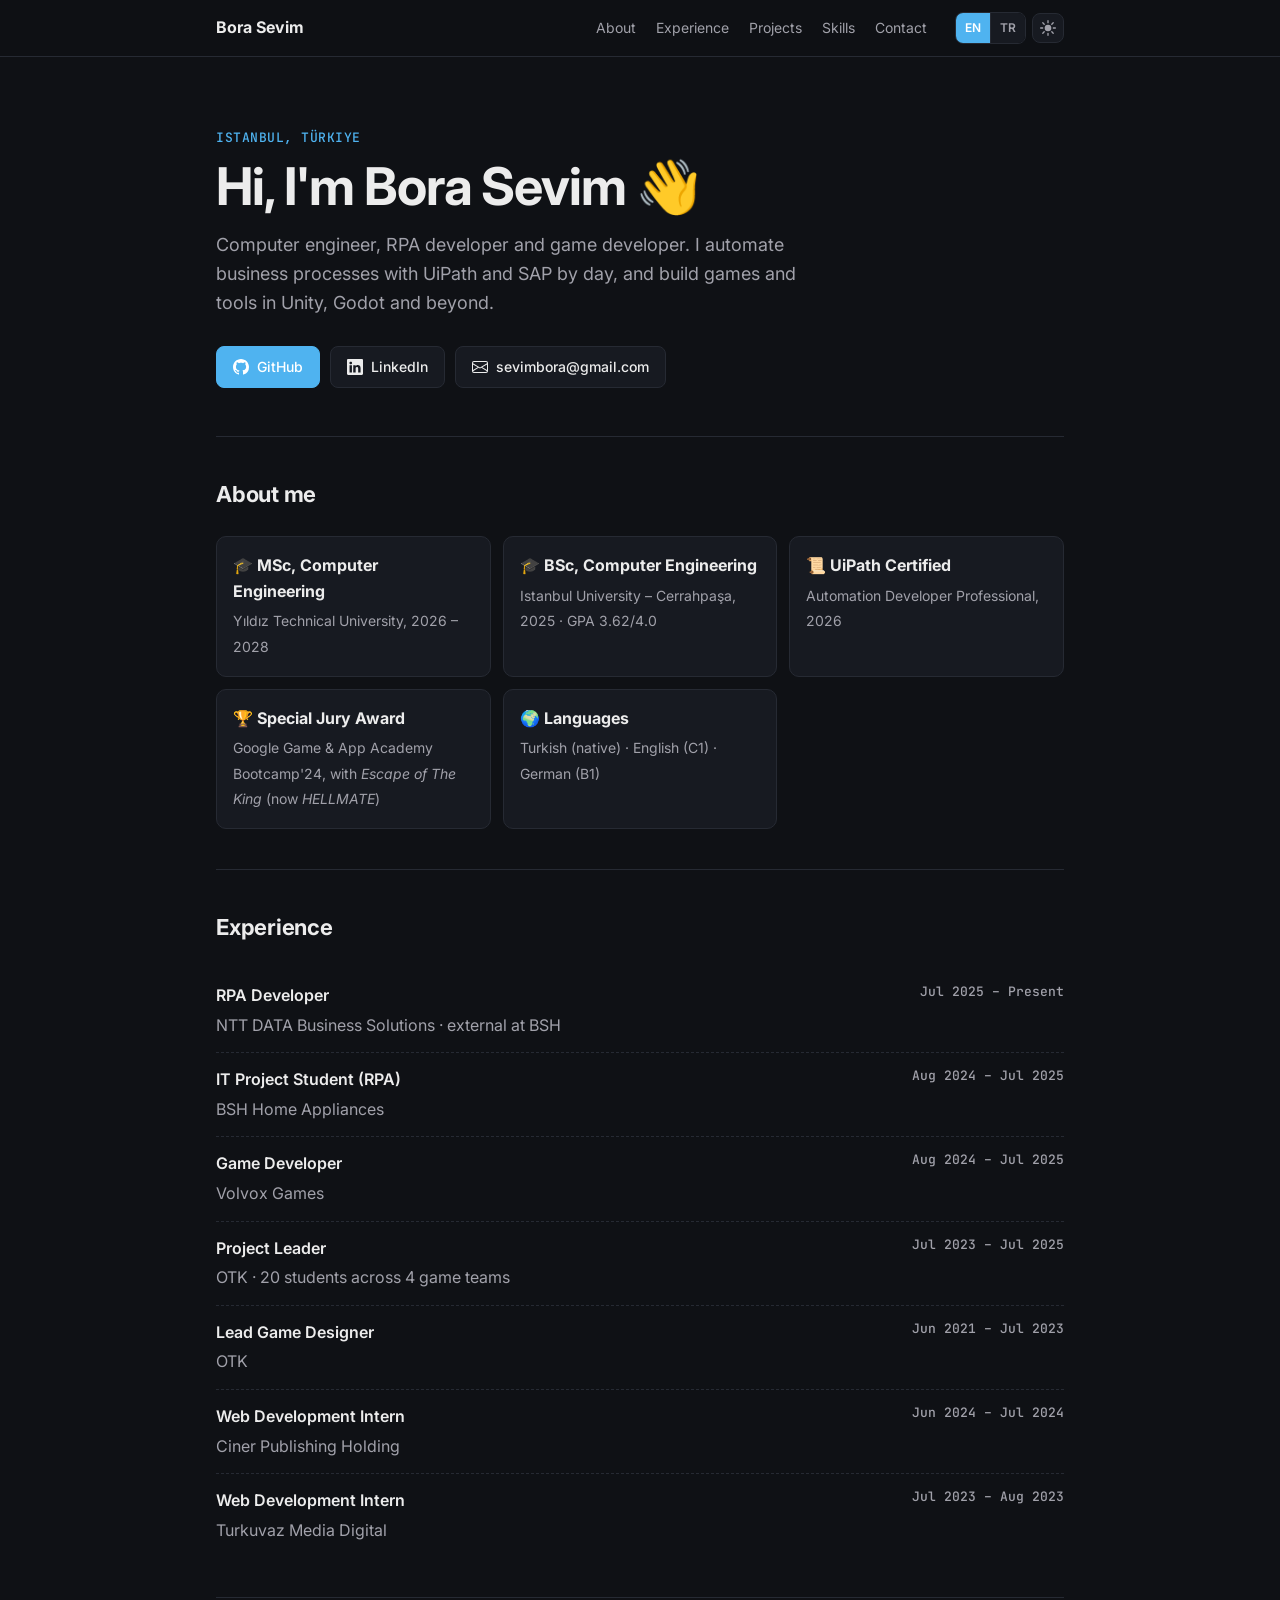
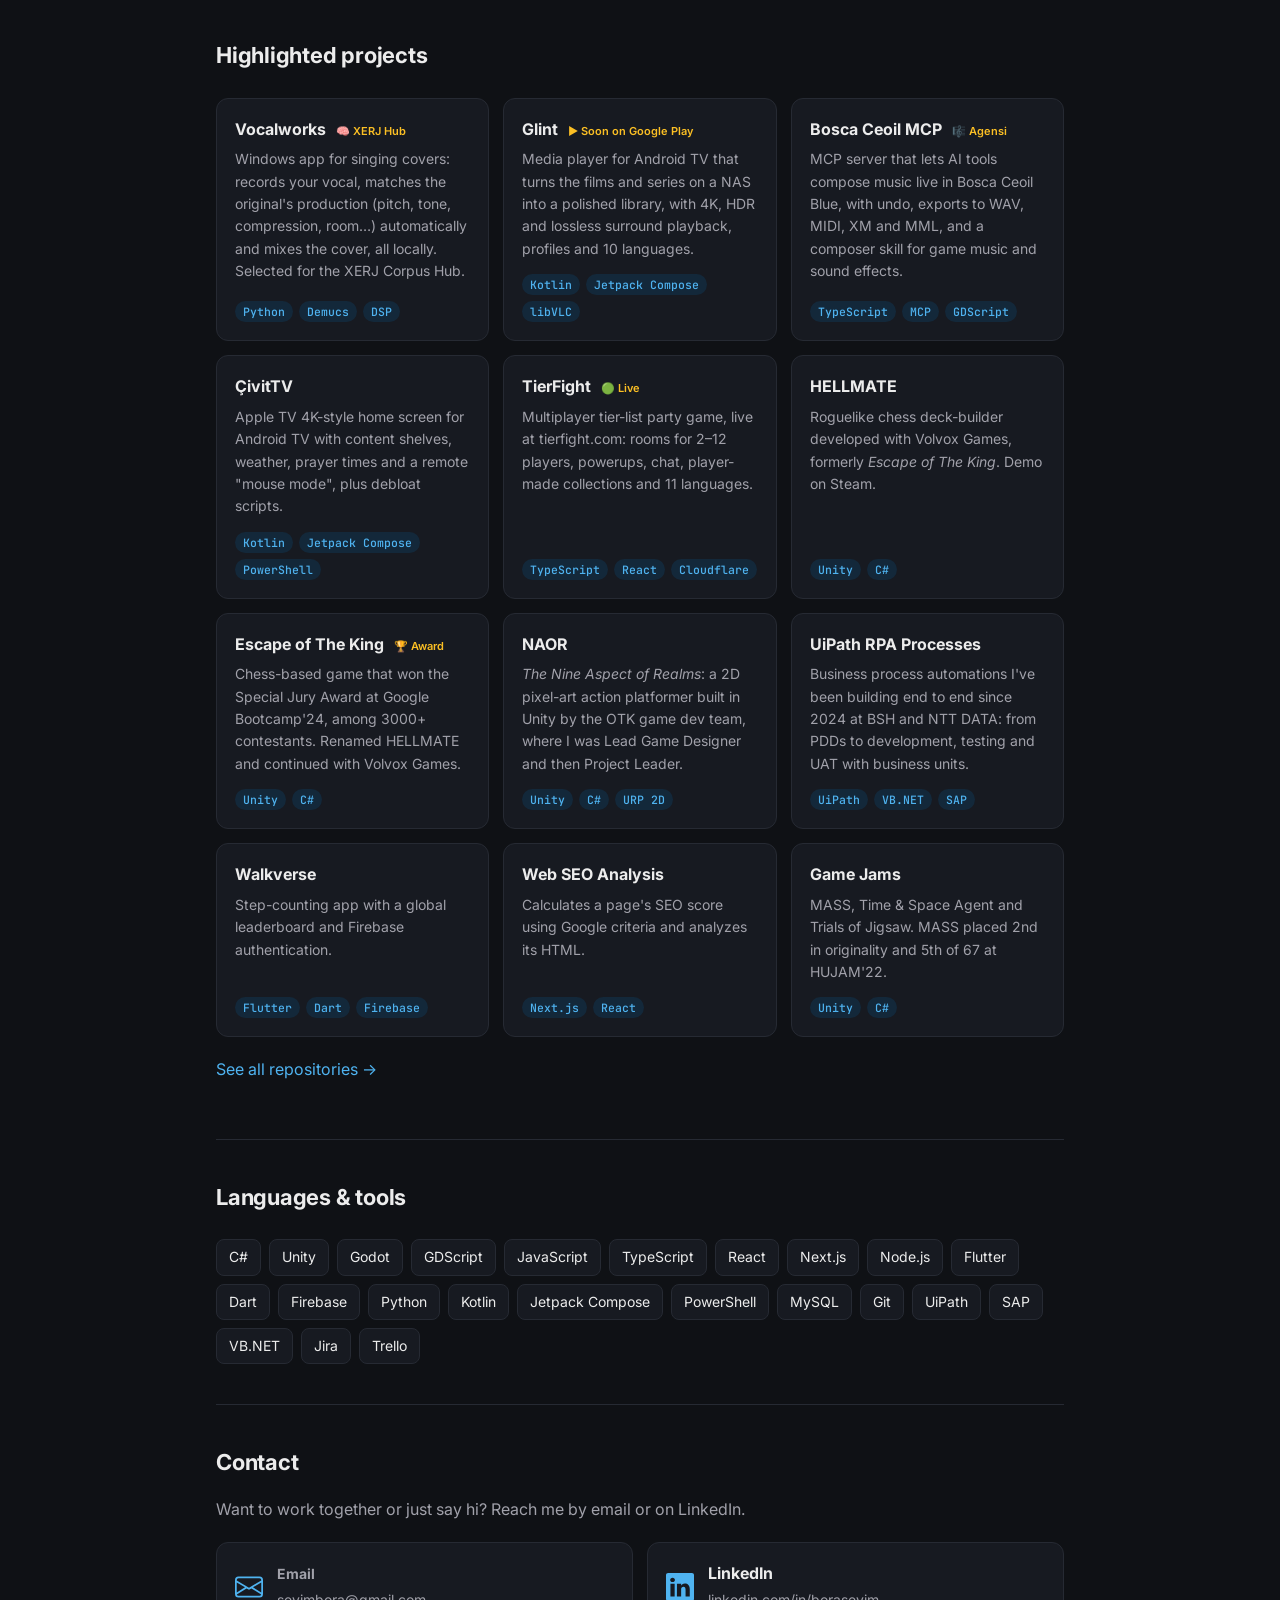
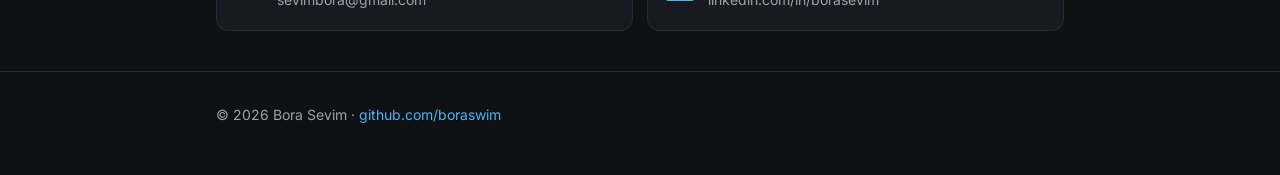
<file: index.html>
<!doctype html>
<html lang="en">
<head>
  <meta charset="utf-8" />
  <meta name="viewport" content="width=device-width, initial-scale=1" />
  <title>Bora Sevim</title>
  <meta name="description" content="Bora Sevim: computer engineer, RPA developer and game developer based in Istanbul." />
  <meta property="og:type" content="website" />
  <meta property="og:url" content="https://boraswim.github.io/" />
  <meta property="og:title" content="Bora Sevim: RPA Developer &amp; Game Developer" />
  <meta property="og:description" content="UiPath-certified RPA developer at NTT DATA, MSc student at YTU, and game developer. Projects, experience and contact." />
  <meta property="og:image" content="https://boraswim.github.io/preview.png" />
  <meta property="og:image:width" content="1200" />
  <meta property="og:image:height" content="627" />
  <meta name="twitter:card" content="summary_large_image" />
  <link rel="preconnect" href="https://fonts.googleapis.com" />
  <link rel="preconnect" href="https://fonts.gstatic.com" crossorigin />
  <link href="https://fonts.googleapis.com/css2?family=Inter:wght@400;500;600;700&family=JetBrains+Mono:wght@500&display=swap" rel="stylesheet" />
  <link rel="stylesheet" href="/site.css" />
  <script src="/site.js"></script>
  <style>
    /* Theme colours come from site.css. */
    * { box-sizing: border-box; }
    html { scroll-behavior: smooth; }
    body {
      margin: 0;
      background: var(--bg);
      color: var(--text);
      font: 16px/1.6 Inter, system-ui, sans-serif;
    }
    a { color: var(--accent); text-decoration: none; }
    a:hover { text-decoration: underline; }
    .wrap { max-width: 880px; margin: 0 auto; padding: 0 16px; }

    nav {
      position: sticky; top: 0; z-index: 10;
      background: color-mix(in srgb, var(--bg) 85%, transparent);
      backdrop-filter: blur(8px);
      border-bottom: 1px solid var(--border);
    }
    nav .wrap { display: flex; gap: 20px; align-items: center; height: 56px; }
    nav .brand { font-weight: 700; color: var(--text); white-space: nowrap; }
    .navlinks { display: flex; gap: 20px; flex: 1; min-width: 0; justify-content: flex-end; overflow-x: auto; scrollbar-width: none; }
    .navlinks::-webkit-scrollbar { display: none; }
    nav a:not(.brand) { color: var(--muted); font-size: 14px; white-space: nowrap; }

    header { padding: 72px 0 48px; }
    .eyebrow { font: 500 13px "JetBrains Mono", monospace; color: var(--accent); letter-spacing: .04em; }
    h1 { font-size: clamp(36px, 6vw, 52px); line-height: 1.1; margin: 12px 0 16px; letter-spacing: -.02em; }
    .lead { font-size: 18px; color: var(--muted); max-width: 620px; margin: 0 0 28px; }
    .links { display: flex; flex-wrap: wrap; gap: 10px; }
    .btn {
      display: inline-flex; align-items: center; gap: 8px;
      padding: 9px 16px; border-radius: 8px; font-weight: 500; font-size: 14px;
      border: 1px solid var(--border); background: var(--surface); color: var(--text);
    }
    .btn:hover { text-decoration: none; border-color: var(--accent); }
    .btn.primary { background: var(--accent); border-color: var(--accent); color: #fff; }
    .btn svg { width: 16px; height: 16px; fill: currentColor; }

    section { padding: 40px 0; border-top: 1px solid var(--border); }
    h2 { font-size: 22px; margin: 0 0 24px; letter-spacing: -.01em; }

    .facts { display: grid; grid-template-columns: repeat(auto-fit, minmax(240px, 1fr)); gap: 12px; }
    .fact { background: var(--surface); border: 1px solid var(--border); border-radius: 10px; padding: 16px; }
    .fact b { display: block; margin-bottom: 4px; }
    .fact span { color: var(--muted); font-size: 14px; }

    .timeline { list-style: none; margin: 0; padding: 0; }
    .timeline li {
      display: grid; grid-template-columns: 1fr auto; gap: 4px 16px;
      padding: 14px 0; border-bottom: 1px dashed var(--border);
    }
    .timeline li:last-child { border-bottom: 0; }
    .timeline .role { font-weight: 600; }
    .timeline .org { color: var(--muted); grid-column: 1; }
    .timeline .when { font: 500 13px "JetBrains Mono", monospace; color: var(--muted); grid-row: 1; grid-column: 2; white-space: nowrap; }

    .projects { display: grid; grid-template-columns: repeat(auto-fill, minmax(260px, 1fr)); gap: 14px; }
    .card {
      display: flex; flex-direction: column;
      background: var(--surface); border: 1px solid var(--border); border-radius: 12px; padding: 18px;
      transition: border-color .15s, transform .15s;
    }
    a.card { color: inherit; }
    a.card:hover { text-decoration: none; border-color: var(--accent); transform: translateY(-2px); }
    .card h3 { margin: 0 0 6px; font-size: 16px; }
    .card p { margin: 0 0 14px; color: var(--muted); font-size: 14px; flex: 1; }
    .tags { display: flex; flex-wrap: wrap; gap: 6px; }
    .tag { font: 500 11.5px "JetBrains Mono", monospace; background: var(--accent-soft); color: var(--accent); padding: 3px 8px; border-radius: 999px; }
    .badge { font-size: 11px; font-weight: 600; color: #fbbf24; margin-left: 6px; }
    :root[data-theme="light"] .badge { color: #b45309; }

    .skills { display: flex; flex-wrap: wrap; gap: 8px; }
    .skill { border: 1px solid var(--border); background: var(--surface); padding: 6px 12px; border-radius: 8px; font-size: 14px; }

    .contact-lead { color: var(--muted); margin: -8px 0 20px; }
    .contact { display: grid; grid-template-columns: repeat(auto-fit, minmax(240px, 1fr)); gap: 14px; }
    .contact-card { flex-direction: row; align-items: center; gap: 14px; }
    .contact-card svg { width: 28px; height: 28px; fill: var(--accent); flex: none; }
    .contact-card b { display: block; }
    .contact-card span { color: var(--muted); font-size: 14px; overflow-wrap: anywhere; }

    footer { padding: 32px 0 48px; color: var(--muted); font-size: 14px; border-top: 1px solid var(--border); }

    @media (max-width: 560px) {
      nav .wrap, .navlinks { gap: 12px; }
      nav a:not(.brand) { font-size: 13px; }
    }
    @media (max-width: 440px) {
      nav .brand { display: none; }
      .navlinks { justify-content: flex-start; }
      header { padding: 48px 0 32px; }
      .timeline li { grid-template-columns: 1fr; }
      .timeline .when { grid-row: auto; grid-column: 1; }
    }
  </style>
</head>
<body>
  <nav>
    <div class="wrap">
      <a class="brand" href="#">Bora Sevim</a>
      <div class="navlinks">
        <a href="#about"><span lang="en">About</span><span lang="tr">Hakkımda</span></a>
        <a href="#experience"><span lang="en">Experience</span><span lang="tr">Deneyim</span></a>
        <a href="#projects"><span lang="en">Projects</span><span lang="tr">Projeler</span></a>
        <a href="#skills"><span lang="en">Skills</span><span lang="tr">Yetenekler</span></a>
        <a href="#contact"><span lang="en">Contact</span><span lang="tr">İletişim</span></a>
      </div>
    </div>
  </nav>

  <main class="wrap">
    <header>
      <div class="eyebrow"><span lang="en">ISTANBUL, TÜRKIYE</span><span lang="tr">İSTANBUL, TÜRKİYE</span></div>
      <h1><span lang="en">Hi, I'm Bora Sevim 👋</span><span lang="tr">Merhaba, ben Bora Sevim 👋</span></h1>
      <p class="lead" lang="en">Computer engineer, RPA developer and game developer. I automate business processes with UiPath and SAP by day, and build games and tools in Unity, Godot and beyond.</p>
      <p class="lead" lang="tr">Bilgisayar mühendisi, RPA geliştiricisi ve oyun geliştiricisiyim. Gündüzleri UiPath ve SAP ile iş süreçlerini otomatikleştiriyor, geri kalan zamanımda Unity, Godot ve daha fazlasıyla oyunlar ve araçlar geliştiriyorum.</p>
      <div class="links">
        <a class="btn primary" href="https://github.com/boraswim">
          <svg viewBox="0 0 16 16" aria-hidden="true"><path d="M8 0C3.58 0 0 3.58 0 8c0 3.54 2.29 6.53 5.47 7.59.4.07.55-.17.55-.38 0-.19-.01-.82-.01-1.49-2.01.37-2.53-.49-2.69-.94-.09-.23-.48-.94-.82-1.13-.28-.15-.68-.52-.01-.53.63-.01 1.08.58 1.23.82.72 1.21 1.87.87 2.33.66.07-.52.28-.87.51-1.07-1.78-.2-3.64-.89-3.64-3.95 0-.87.31-1.59.82-2.15-.08-.2-.36-1.02.08-2.12 0 0 .67-.21 2.2.82.64-.18 1.32-.27 2-.27.68 0 1.36.09 2 .27 1.53-1.04 2.2-.82 2.2-.82.44 1.1.16 1.92.08 2.12.51.56.82 1.27.82 2.15 0 3.07-1.87 3.75-3.65 3.95.29.25.54.73.54 1.48 0 1.07-.01 1.93-.01 2.2 0 .21.15.46.55.38A8.013 8.013 0 0016 8c0-4.42-3.58-8-8-8z"/></svg>
          GitHub
        </a>
        <a class="btn" href="https://www.linkedin.com/in/borasevim/">
          <svg viewBox="0 0 16 16" aria-hidden="true"><path d="M0 1.15C0 .51.53 0 1.18 0h13.64C15.47 0 16 .51 16 1.15v13.7c0 .64-.53 1.15-1.18 1.15H1.18C.53 16 0 15.49 0 14.85V1.15zm4.94 12.24V6.17H2.54v7.22h2.4zM3.74 5.18c.84 0 1.36-.55 1.36-1.25-.02-.71-.52-1.25-1.34-1.25-.82 0-1.36.54-1.36 1.25 0 .7.52 1.25 1.33 1.25h.01zm4.91 8.21V9.36c0-.22.02-.43.08-.59.17-.43.57-.88 1.23-.88.87 0 1.22.66 1.22 1.63v3.87h2.4V9.25c0-2.22-1.18-3.25-2.76-3.25-1.27 0-1.84.7-2.16 1.19v.03h-.02l.02-.03V6.17h-2.4c.03.68 0 7.22 0 7.22h2.4z"/></svg>
          LinkedIn
        </a>
        <a class="btn" href="mailto:sevimbora@gmail.com">
          <svg viewBox="0 0 16 16" aria-hidden="true"><path d="M0 4a2 2 0 012-2h12a2 2 0 012 2v8a2 2 0 01-2 2H2a2 2 0 01-2-2V4zm2-1a1 1 0 00-1 1v.22l7 4.2 7-4.2V4a1 1 0 00-1-1H2zm13 2.38l-4.71 2.83L15 11.1V5.38zm-.03 6.87L9.4 8.79 8 9.62l-1.4-.83-5.57 3.46A1 1 0 002 13h12a1 1 0 00.97-.75zM1 11.1l4.71-2.89L1 5.38v5.72z"/></svg>
          sevimbora@gmail.com
        </a>
      </div>
    </header>

    <section id="about">
      <h2><span lang="en">About me</span><span lang="tr">Hakkımda</span></h2>
      <div class="facts">
        <div class="fact" lang="en"><b>🎓 MSc, Computer Engineering</b><span>Yıldız Technical University, 2026 – 2028</span></div>
        <div class="fact" lang="tr"><b>🎓 Bilgisayar Mühendisliği Yüksek Lisans</b><span>Yıldız Teknik Üniversitesi, 2026 – 2028</span></div>
        <div class="fact" lang="en"><b>🎓 BSc, Computer Engineering</b><span>Istanbul University – Cerrahpaşa, 2025 · GPA 3.62/4.0</span></div>
        <div class="fact" lang="tr"><b>🎓 Bilgisayar Mühendisliği Lisans</b><span>İstanbul Üniversitesi – Cerrahpaşa, 2025 · Ortalama 3.62/4.0</span></div>
        <div class="fact" lang="en"><b>📜 UiPath Certified</b><span>Automation Developer Professional, 2026</span></div>
        <div class="fact" lang="tr"><b>📜 UiPath Sertifikası</b><span>Automation Developer Professional, 2026</span></div>
        <div class="fact" lang="en"><b>🏆 Special Jury Award</b><span>Google Game &amp; App Academy Bootcamp'24, with <i>Escape of The King</i> (now <i>HELLMATE</i>)</span></div>
        <div class="fact" lang="tr"><b>🏆 Jüri Özel Ödülü</b><span>Google Oyun ve Uygulama Akademisi Bootcamp'24, <i>Escape of The King</i> ile (şimdiki adı <i>HELLMATE</i>)</span></div>
        <div class="fact" lang="en"><b>🌍 Languages</b><span>Turkish (native) · English (C1) · German (B1)</span></div>
        <div class="fact" lang="tr"><b>🌍 Diller</b><span>Türkçe (ana dil) · İngilizce (C1) · Almanca (B1)</span></div>
      </div>
    </section>

    <section id="experience">
      <h2><span lang="en">Experience</span><span lang="tr">Deneyim</span></h2>
      <ul class="timeline">
        <li><span class="role">RPA Developer</span><span class="org"><span lang="en">NTT DATA Business Solutions · external at BSH</span><span lang="tr">NTT DATA Business Solutions · BSH'de dış kaynak</span></span><span class="when"><span lang="en">Jul 2025 – Present</span><span lang="tr">Tem 2025 – Günümüz</span></span></li>
        <li><span class="role">IT Project Student (RPA)</span><span class="org">BSH Home Appliances</span><span class="when"><span lang="en">Aug 2024 – Jul 2025</span><span lang="tr">Ağu 2024 – Tem 2025</span></span></li>
        <li><span class="role">Game Developer</span><span class="org">Volvox Games</span><span class="when"><span lang="en">Aug 2024 – Jul 2025</span><span lang="tr">Ağu 2024 – Tem 2025</span></span></li>
        <li><span class="role">Project Leader</span><span class="org"><span lang="en">OTK · 20 students across 4 game teams</span><span lang="tr">OTK · 4 oyun takımında 20 öğrenci</span></span><span class="when"><span lang="en">Jul 2023 – Jul 2025</span><span lang="tr">Tem 2023 – Tem 2025</span></span></li>
        <li><span class="role">Lead Game Designer</span><span class="org">OTK</span><span class="when"><span lang="en">Jun 2021 – Jul 2023</span><span lang="tr">Haz 2021 – Tem 2023</span></span></li>
        <li><span class="role">Web Development Intern</span><span class="org">Ciner Publishing Holding</span><span class="when"><span lang="en">Jun 2024 – Jul 2024</span><span lang="tr">Haz 2024 – Tem 2024</span></span></li>
        <li><span class="role">Web Development Intern</span><span class="org">Turkuvaz Media Digital</span><span class="when"><span lang="en">Jul 2023 – Aug 2023</span><span lang="tr">Tem 2023 – Ağu 2023</span></span></li>
      </ul>
    </section>

    <section id="projects">
      <h2><span lang="en">Highlighted projects</span><span lang="tr">Öne çıkan projeler</span></h2>
      <div class="projects">
        <a class="card" href="vocalworks/">
          <h3>Vocalworks <span class="badge">🧠 XERJ Hub</span></h3>
          <p lang="en">Windows app for singing covers: records your vocal, matches the original's production (pitch, tone, compression, room…) automatically and mixes the cover, all locally. Selected for the XERJ Corpus Hub.</p>
          <p lang="tr">Cover şarkı söylemek için Windows uygulaması: vokalinizi kaydeder, orijinalin prodüksiyonunu (pitch, ton, kompresyon, oda…) otomatik olarak eşler ve cover'ı tamamen yerel olarak miksler. XERJ Corpus Hub'a seçildi.</p>
          <div class="tags"><span class="tag">Python</span><span class="tag">Demucs</span><span class="tag">DSP</span></div>
        </a>
        <a class="card" href="glint/">
          <h3>Glint <span class="badge"><span lang="en">▶ Soon on Google Play</span><span lang="tr">▶ Yakında Google Play'de</span></span></h3>
          <p lang="en">Media player for Android TV that turns the films and series on a NAS into a polished library, with 4K, HDR and lossless surround playback, profiles and 10 languages.</p>
          <p lang="tr">NAS'taki film ve dizileri şık bir kütüphaneye dönüştüren Android TV medya oynatıcısı: 4K, HDR ve kayıpsız surround oynatma, profiller ve 10 dil.</p>
          <div class="tags"><span class="tag">Kotlin</span><span class="tag">Jetpack Compose</span><span class="tag">libVLC</span></div>
        </a>
        <a class="card" href="bosca-ceoil-mcp/">
          <h3>Bosca Ceoil MCP <span class="badge">🎼 Agensi</span></h3>
          <p lang="en">MCP server that lets AI tools compose music live in Bosca Ceoil Blue, with undo, exports to WAV, MIDI, XM and MML, and a composer skill for game music and sound effects.</p>
          <p lang="tr">Yapay zekâ araçlarının Bosca Ceoil Blue'da canlı olarak müzik bestelemesini sağlayan MCP sunucusu: geri alma, WAV, MIDI, XM ve MML'ye dışa aktarma, oyun müziği ve ses efektleri için bir besteci skill'i.</p>
          <div class="tags"><span class="tag">TypeScript</span><span class="tag">MCP</span><span class="tag">GDScript</span></div>
        </a>
        <a class="card" href="civittv/">
          <h3>ÇivitTV</h3>
          <p lang="en">Apple TV 4K-style home screen for Android TV with content shelves, weather, prayer times and a remote "mouse mode", plus debloat scripts.</p>
          <p lang="tr">Android TV için Apple TV 4K tarzı ana ekran: içerik rafları, hava durumu, ezan vakitleri ve kumandayla kullanılan "fare modu"; ayrıca debloat betikleri.</p>
          <div class="tags"><span class="tag">Kotlin</span><span class="tag">Jetpack Compose</span><span class="tag">PowerShell</span></div>
        </a>
        <a class="card" href="tierfight/">
          <h3>TierFight <span class="badge"><span lang="en">🟢 Live</span><span lang="tr">🟢 Yayında</span></span></h3>
          <p lang="en">Multiplayer tier-list party game, live at tierfight.com: rooms for 2–12 players, powerups, chat, player-made collections and 11 languages.</p>
          <p lang="tr">tierfight.com'da yayında olan çok oyunculu tier list parti oyunu: 2–12 kişilik odalar, güçlendirmeler, sohbet, oyuncuların hazırladığı koleksiyonlar ve 11 dil.</p>
          <div class="tags"><span class="tag">TypeScript</span><span class="tag">React</span><span class="tag">Cloudflare</span></div>
        </a>
        <a class="card" href="hellmate/">
          <h3>HELLMATE</h3>
          <p lang="en">Roguelike chess deck-builder developed with Volvox Games, formerly <i>Escape of The King</i>. Demo on Steam.</p>
          <p lang="tr">Volvox Games ile geliştirilen roguelike satranç deck-builder oyunu; önceki adı <i>Escape of The King</i>. Demosu Steam'de.</p>
          <div class="tags"><span class="tag">Unity</span><span class="tag">C#</span></div>
        </a>
        <a class="card" href="hellmate/">
          <h3>Escape of The King <span class="badge"><span lang="en">🏆 Award</span><span lang="tr">🏆 Ödül</span></span></h3>
          <p lang="en">Chess-based game that won the Special Jury Award at Google Bootcamp'24, among 3000+ contestants. Renamed HELLMATE and continued with Volvox Games.</p>
          <p lang="tr">Google Bootcamp'24'te 3000'den fazla katılımcı arasında Jüri Özel Ödülü'nü kazanan satranç tabanlı oyun. HELLMATE adıyla Volvox Games ile geliştirilmeye devam etti.</p>
          <div class="tags"><span class="tag">Unity</span><span class="tag">C#</span></div>
        </a>
        <a class="card" href="naor/">
          <h3>NAOR</h3>
          <p lang="en"><i>The Nine Aspect of Realms</i>: a 2D pixel-art action platformer built in Unity by the OTK game dev team, where I was Lead Game Designer and then Project Leader.</p>
          <p lang="tr"><i>The Nine Aspect of Realms</i>: OTK oyun geliştirme takımının Unity ile geliştirdiği 2D piksel art aksiyon platform oyunu. Takımda önce Lead Game Designer, sonra Project Leader olarak çalıştım.</p>
          <div class="tags"><span class="tag">Unity</span><span class="tag">C#</span><span class="tag">URP 2D</span></div>
        </a>
        <div class="card">
          <h3><span lang="en">UiPath RPA Processes</span><span lang="tr">UiPath RPA Süreçleri</span></h3>
          <p lang="en">Business process automations I've been building end to end since 2024 at BSH and NTT DATA: from PDDs to development, testing and UAT with business units.</p>
          <p lang="tr">2024'ten bu yana BSH ve NTT DATA'da uçtan uca geliştirdiğim iş süreci otomasyonları: PDD'den geliştirmeye, teste ve iş birimleriyle UAT'ye kadar.</p>
          <div class="tags"><span class="tag">UiPath</span><span class="tag">VB.NET</span><span class="tag">SAP</span></div>
        </div>
        <div class="card">
          <h3>Walkverse</h3>
          <p lang="en">Step-counting app with a global leaderboard and Firebase authentication.</p>
          <p lang="tr">Küresel liderlik tablosu ve Firebase kimlik doğrulaması olan adım sayar uygulaması.</p>
          <div class="tags"><span class="tag">Flutter</span><span class="tag">Dart</span><span class="tag">Firebase</span></div>
        </div>
        <a class="card" href="https://github.com/boraswim/Web-SEO-Analysis-Project">
          <h3><span lang="en">Web SEO Analysis</span><span lang="tr">Web SEO Analizi</span></h3>
          <p lang="en">Calculates a page's SEO score using Google criteria and analyzes its HTML.</p>
          <p lang="tr">Bir sayfanın SEO puanını Google kriterlerine göre hesaplar ve HTML'ini analiz eder.</p>
          <div class="tags"><span class="tag">Next.js</span><span class="tag">React</span></div>
        </a>
        <a class="card" href="gamejams/">
          <h3><span lang="en">Game Jams</span><span lang="tr">Game Jam'ler</span></h3>
          <p lang="en">MASS, Time &amp; Space Agent and Trials of Jigsaw. MASS placed 2nd in originality and 5th of 67 at HUJAM'22.</p>
          <p lang="tr">MASS, Time &amp; Space Agent ve Trials of Jigsaw. MASS, HUJAM'22'de özgünlükte 2., 67 oyun arasında 5. oldu.</p>
          <div class="tags"><span class="tag">Unity</span><span class="tag">C#</span></div>
        </a>
      </div>
      <p style="margin-top:20px"><a href="https://github.com/boraswim?tab=repositories"><span lang="en">See all repositories →</span><span lang="tr">Tüm depoları gör →</span></a></p>
    </section>

    <section id="skills">
      <h2><span lang="en">Languages &amp; tools</span><span lang="tr">Diller ve araçlar</span></h2>
      <div class="skills">
        <span class="skill">C#</span><span class="skill">Unity</span><span class="skill">Godot</span><span class="skill">GDScript</span>
        <span class="skill">JavaScript</span><span class="skill">TypeScript</span><span class="skill">React</span><span class="skill">Next.js</span>
        <span class="skill">Node.js</span><span class="skill">Flutter</span><span class="skill">Dart</span>
        <span class="skill">Firebase</span><span class="skill">Python</span><span class="skill">Kotlin</span><span class="skill">Jetpack Compose</span><span class="skill">PowerShell</span>
        <span class="skill">MySQL</span><span class="skill">Git</span><span class="skill">UiPath</span>
        <span class="skill">SAP</span><span class="skill">VB.NET</span><span class="skill">Jira</span>
        <span class="skill">Trello</span>
      </div>
    </section>

    <section id="contact">
      <h2><span lang="en">Contact</span><span lang="tr">İletişim</span></h2>
      <p class="contact-lead" lang="en">Want to work together or just say hi? Reach me by email or on LinkedIn.</p>
      <p class="contact-lead" lang="tr">Birlikte çalışmak ya da sadece merhaba demek mi istiyorsunuz? Bana e-postayla ya da LinkedIn'den ulaşabilirsiniz.</p>
      <div class="contact">
        <a class="card contact-card" href="mailto:sevimbora@gmail.com">
          <svg viewBox="0 0 16 16" aria-hidden="true"><path d="M0 4a2 2 0 012-2h12a2 2 0 012 2v8a2 2 0 01-2 2H2a2 2 0 01-2-2V4zm2-1a1 1 0 00-1 1v.22l7 4.2 7-4.2V4a1 1 0 00-1-1H2zm13 2.38l-4.71 2.83L15 11.1V5.38zm-.03 6.87L9.4 8.79 8 9.62l-1.4-.83-5.57 3.46A1 1 0 002 13h12a1 1 0 00.97-.75zM1 11.1l4.71-2.89L1 5.38v5.72z"/></svg>
          <div><b><span lang="en">Email</span><span lang="tr">E-posta</span></b><span>sevimbora@gmail.com</span></div>
        </a>
        <a class="card contact-card" href="https://www.linkedin.com/in/borasevim/">
          <svg viewBox="0 0 16 16" aria-hidden="true"><path d="M0 1.15C0 .51.53 0 1.18 0h13.64C15.47 0 16 .51 16 1.15v13.7c0 .64-.53 1.15-1.18 1.15H1.18C.53 16 0 15.49 0 14.85V1.15zm4.94 12.24V6.17H2.54v7.22h2.4zM3.74 5.18c.84 0 1.36-.55 1.36-1.25-.02-.71-.52-1.25-1.34-1.25-.82 0-1.36.54-1.36 1.25 0 .7.52 1.25 1.33 1.25h.01zm4.91 8.21V9.36c0-.22.02-.43.08-.59.17-.43.57-.88 1.23-.88.87 0 1.22.66 1.22 1.63v3.87h2.4V9.25c0-2.22-1.18-3.25-2.76-3.25-1.27 0-1.84.7-2.16 1.19v.03h-.02l.02-.03V6.17h-2.4c.03.68 0 7.22 0 7.22h2.4z"/></svg>
          <div><b>LinkedIn</b><span>linkedin.com/in/borasevim</span></div>
        </a>
      </div>
    </section>
  </main>

  <footer>
    <div class="wrap">© 2026 Bora Sevim · <a href="https://github.com/boraswim">github.com/boraswim</a></div>
  </footer>
</body>
</html>
</file>
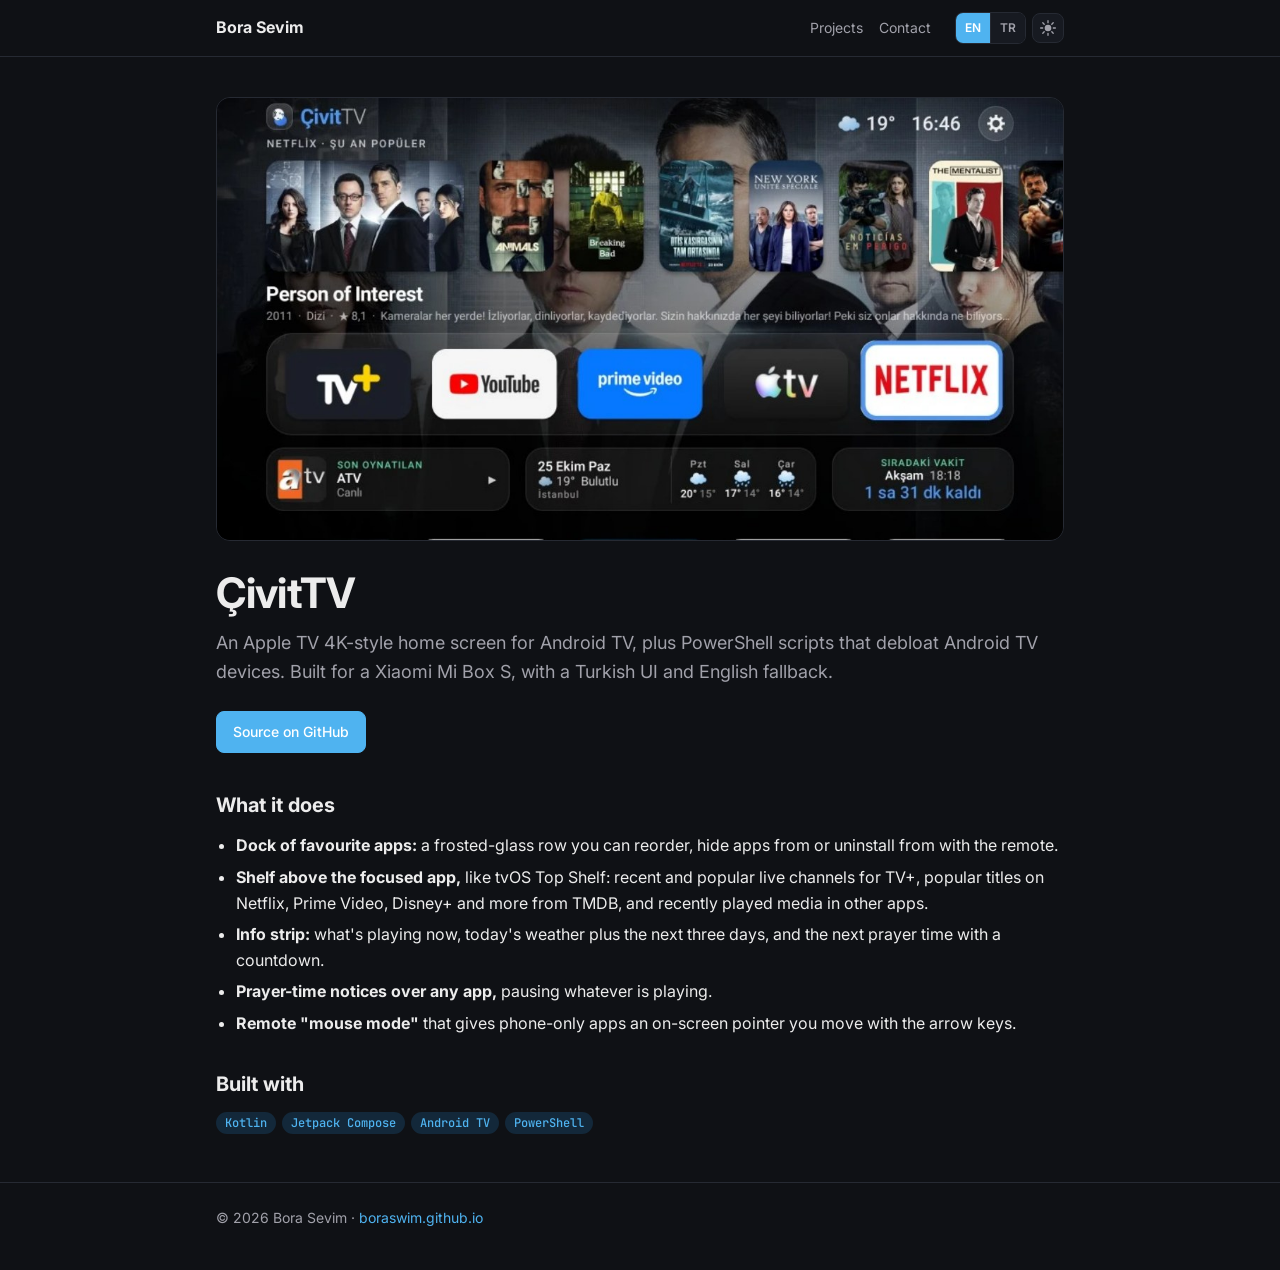
<file: civittv/index.html>
<!doctype html>
<html lang="en">
<head>
  <meta charset="utf-8" />
  <meta name="viewport" content="width=device-width, initial-scale=1" />
  <title>ÇivitTV · Bora Sevim</title>
  <meta name="description" content="An Apple TV 4K-style home screen for Android TV, with content shelves, weather, prayer times and a remote pointer for phone apps, plus debloat scripts." />
  <meta property="og:type" content="website" />
  <meta property="og:url" content="https://boraswim.github.io/civittv/" />
  <meta property="og:title" content="ÇivitTV: an Apple TV-style home screen for Android TV" />
  <meta property="og:description" content="A Jetpack Compose launcher for Android TV with content shelves, weather, prayer times and a remote pointer for phone apps, plus debloat scripts." />
  <meta property="og:image" content="https://boraswim.github.io/civittv/preview.jpg" />
  <meta property="og:image:width" content="1200" />
  <meta property="og:image:height" content="627" />
  <meta name="twitter:card" content="summary_large_image" />
  <link rel="preconnect" href="https://fonts.googleapis.com" />
  <link rel="preconnect" href="https://fonts.gstatic.com" crossorigin />
  <link href="https://fonts.googleapis.com/css2?family=Inter:wght@400;500;600;700&family=JetBrains+Mono:wght@500&display=swap" rel="stylesheet" />
  <link rel="stylesheet" href="../project.css" />
  <link rel="stylesheet" href="/site.css" />
  <script src="/site.js"></script>
</head>
<body>
  <nav><div class="wrap"><a class="brand" href="../">Bora Sevim</a><a href="../#projects"><span lang="en">Projects</span><span lang="tr">Projeler</span></a><a href="../#contact"><span lang="en">Contact</span><span lang="tr">İletişim</span></a></div></nav>
  <main class="wrap">
    <img class="hero" src="preview.jpg" width="1200" height="627" alt="ÇivitTV home screen on an Android TV" />
    <h1>ÇivitTV</h1>
    <p class="lead" lang="en">An Apple TV 4K-style home screen for Android TV, plus PowerShell scripts that debloat Android TV devices. Built for a Xiaomi Mi Box S, with a Turkish UI and English fallback.</p><p class="lead" lang="tr">Android TV için Apple TV 4K tarzı bir ana ekran ve Android TV cihazlarını sadeleştiren (debloat) PowerShell betikleri. Xiaomi Mi Box S için geliştirildi; arayüzü Türkçe, yedek dili İngilizce.</p>
    <div class="links">
      <a class="btn primary" href="https://github.com/boraswim/civit-tv"><span lang="en">Source on GitHub</span><span lang="tr">GitHub'da kaynak kodu</span></a>
    </div>

    <h2><span lang="en">What it does</span><span lang="tr">Neler yapar</span></h2>
    <ul>
      <li lang="en"><b>Dock of favourite apps:</b> a frosted-glass row you can reorder, hide apps from or uninstall from with the remote.</li><li lang="tr"><b>Favori uygulamalar dock'u:</b> kumandayla yeniden sıralayabileceğiniz, uygulama gizleyebileceğiniz ya da kaldırabileceğiniz buzlu cam görünümlü bir sıra.</li>
      <li lang="en"><b>Shelf above the focused app,</b> like tvOS Top Shelf: recent and popular live channels for TV+, popular titles on Netflix, Prime Video, Disney+ and more from TMDB, and recently played media in other apps.</li><li lang="tr"><b>Seçili uygulamanın üstünde bir raf,</b> tvOS Top Shelf gibi: TV+ için son izlenen ve popüler canlı kanallar, TMDB'den Netflix, Prime Video, Disney+ ve diğerlerinde popüler içerikler, diğer uygulamalarda ise son oynatılanlar.</li>
      <li lang="en"><b>Info strip:</b> what's playing now, today's weather plus the next three days, and the next prayer time with a countdown.</li><li lang="tr"><b>Bilgi şeridi:</b> şu an çalan içerik, bugünün ve sonraki üç günün hava durumu ve geri sayımlı bir sonraki ezan vakti.</li>
      <li lang="en"><b>Prayer-time notices over any app,</b> pausing whatever is playing.</li><li lang="tr"><b>Her uygulamanın üzerinde ezan vakti bildirimleri,</b> çalan içeriği duraklatarak.</li>
      <li lang="en"><b>Remote "mouse mode"</b> that gives phone-only apps an on-screen pointer you move with the arrow keys.</li><li lang="tr"><b>Kumandayla "fare modu":</b> yalnızca telefon için yapılmış uygulamalara yön tuşlarıyla hareket ettirilen bir ekran imleci kazandırır.</li>
    </ul>

    <h2><span lang="en">Built with</span><span lang="tr">Kullanılan teknolojiler</span></h2>
    <div class="tags"><span class="tag">Kotlin</span><span class="tag">Jetpack Compose</span><span class="tag">Android TV</span><span class="tag">PowerShell</span></div>
  </main>
  <footer><div class="wrap">© 2026 Bora Sevim · <a href="../">boraswim.github.io</a></div></footer>
</body>
</html>
</file>
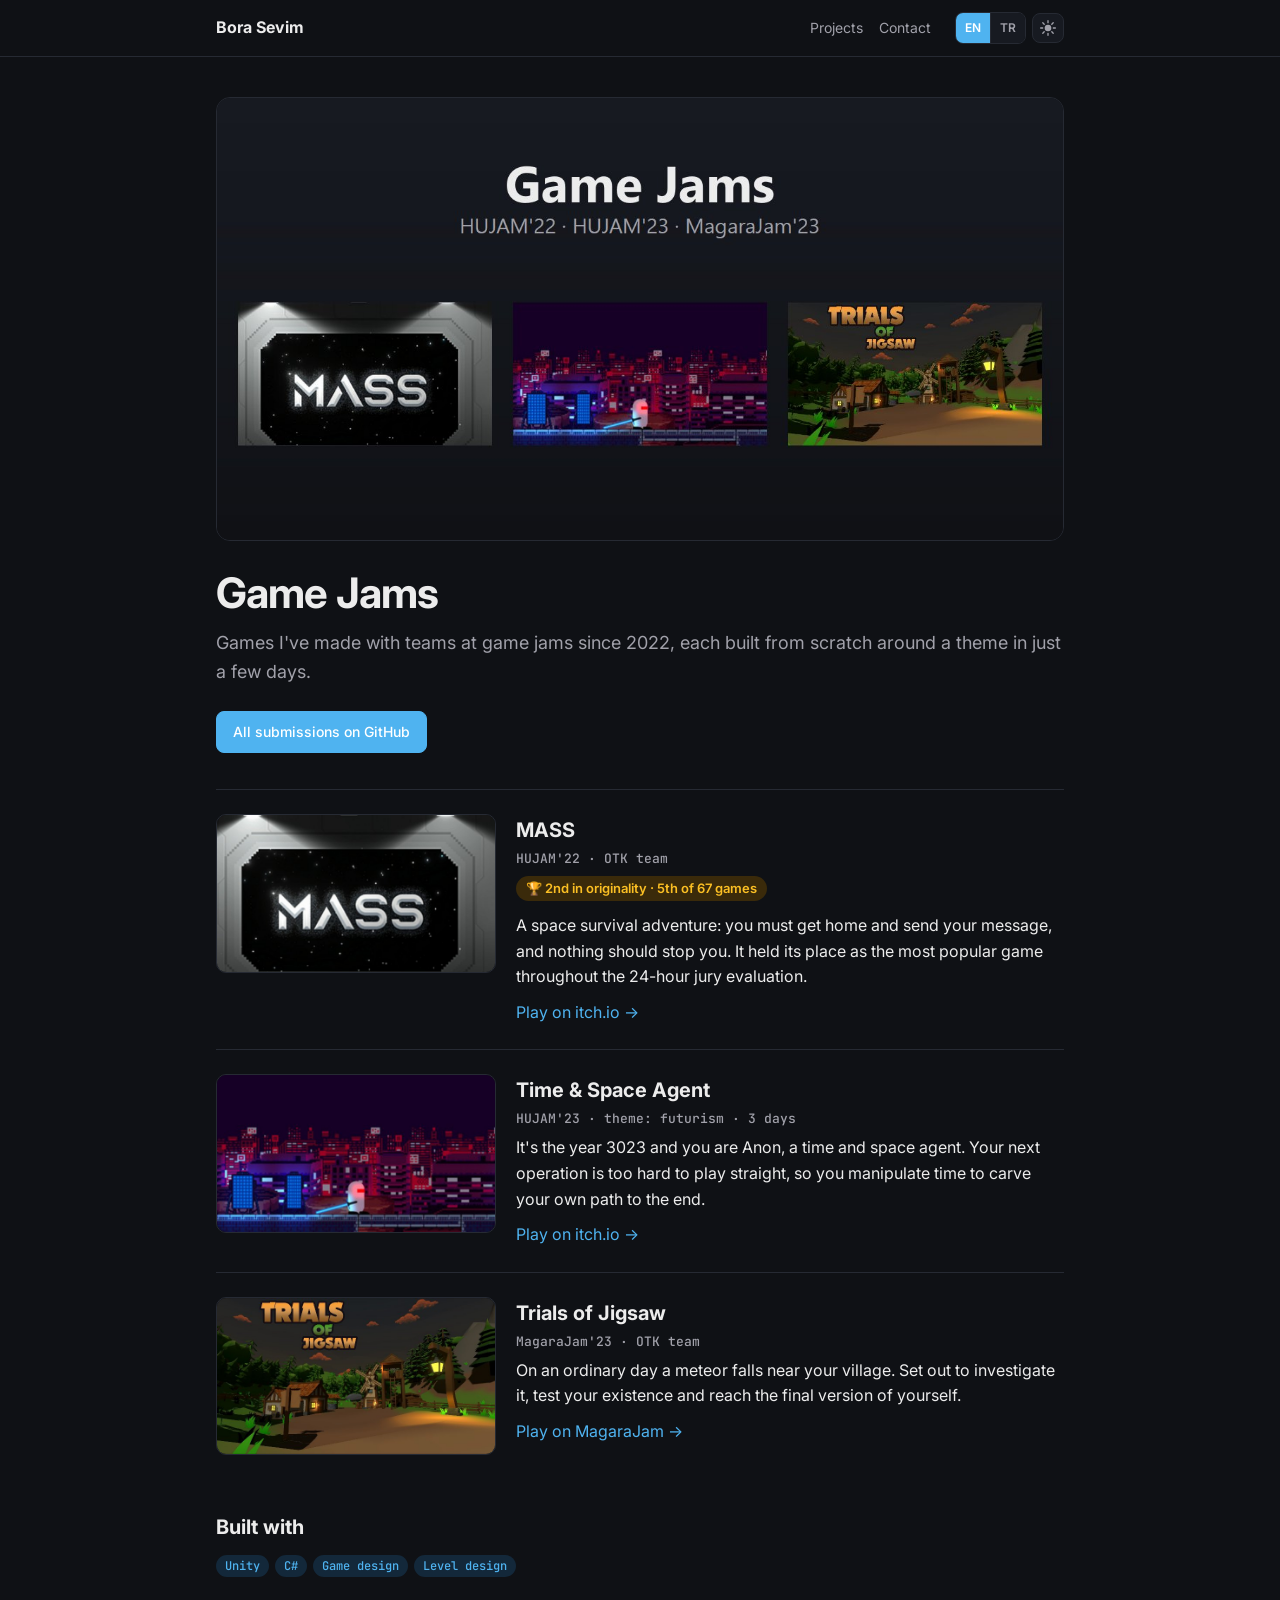
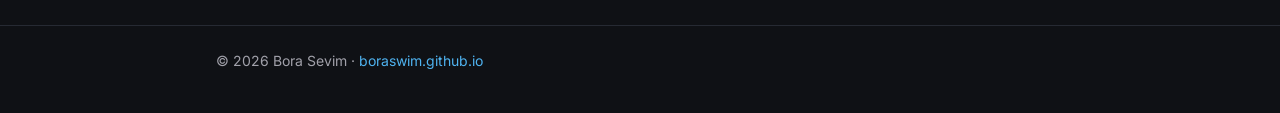
<file: gamejams/index.html>
<!doctype html>
<html lang="en" data-title-tr="Game Jam'ler · Bora Sevim">
<head>
  <meta charset="utf-8" />
  <meta name="viewport" content="width=device-width, initial-scale=1" />
  <title>Game Jams · Bora Sevim</title>
  <meta name="description" content="Games I made at game jams since 2022: MASS (HUJAM'22, 2nd in originality), Time &amp; Space Agent (HUJAM'23) and Trials of Jigsaw (MagaraJam'23)." />
  <meta property="og:type" content="website" />
  <meta property="og:url" content="https://boraswim.github.io/gamejams/" />
  <meta property="og:title" content="Game Jams: MASS, Time &amp; Space Agent, Trials of Jigsaw" />
  <meta property="og:description" content="Games built in a few days at HUJAM and MagaraJam, including MASS: 2nd in originality and 5th of 67 at HUJAM'22." />
  <meta property="og:image" content="https://boraswim.github.io/gamejams/preview.jpg" />
  <meta property="og:image:width" content="1200" />
  <meta property="og:image:height" content="627" />
  <meta name="twitter:card" content="summary_large_image" />
  <link rel="preconnect" href="https://fonts.googleapis.com" />
  <link rel="preconnect" href="https://fonts.gstatic.com" crossorigin />
  <link href="https://fonts.googleapis.com/css2?family=Inter:wght@400;500;600;700&family=JetBrains+Mono:wght@500&display=swap" rel="stylesheet" />
  <link rel="stylesheet" href="../project.css" />
  <link rel="stylesheet" href="/site.css" />
  <script src="/site.js"></script>
</head>
<body>
  <nav><div class="wrap"><a class="brand" href="../">Bora Sevim</a><a href="../#projects"><span lang="en">Projects</span><span lang="tr">Projeler</span></a><a href="../#contact"><span lang="en">Contact</span><span lang="tr">İletişim</span></a></div></nav>
  <main class="wrap">
    <img class="hero" src="preview.jpg" width="1200" height="627" alt="Covers of MASS, Time &amp; Space Agent and Trials of Jigsaw" />
    <h1><span lang="en">Game Jams</span><span lang="tr">Game Jam&#39;ler</span></h1>
    <p class="lead" lang="en">Games I've made with teams at game jams since 2022, each built from scratch around a theme in just a few days.</p><p class="lead" lang="tr">2022'den bu yana game jam'lerde takımlarla geliştirdiğim oyunlar; her biri bir tema etrafında birkaç gün içinde sıfırdan yapıldı.</p>
    <div class="links">
      <a class="btn primary" href="https://github.com/boraswim/GameJamSubmissions"><span lang="en">All submissions on GitHub</span><span lang="tr">GitHub'da tüm katılımlar</span></a>
    </div>

    <div class="entry">
      <img src="mass.jpg" width="640" height="360" alt="MASS cover" loading="lazy" />
      <div>
        <h2>MASS</h2>
        <div class="meta"><span lang="en">HUJAM'22 · OTK team</span><span lang="tr">HUJAM'22 · OTK takımı</span></div>
        <span class="badge"><span lang="en">🏆 2nd in originality · 5th of 67 games</span><span lang="tr">🏆 Özgünlükte 2. · 67 oyun arasında 5.</span></span>
        <p lang="en">A space survival adventure: you must get home and send your message, and nothing should stop you. It held its place as the most popular game throughout the 24-hour jury evaluation.</p><p lang="tr">Bir uzay hayatta kalma macerası: eve dönmeli ve mesajını göndermelisin, hiçbir şey seni durdurmamalı. 24 saatlik jüri değerlendirmesi boyunca en popüler oyun olarak yerini korudu.</p>
        <a href="https://aebasol.itch.io/mass"><span lang="en">Play on itch.io →</span><span lang="tr">itch.io'da oyna →</span></a>
      </div>
    </div>

    <div class="entry">
      <img src="timespace-agent.jpg" width="640" height="360" alt="Time &amp; Space Agent cover" loading="lazy" />
      <div>
        <h2>Time &amp; Space Agent</h2>
        <div class="meta"><span lang="en">HUJAM'23 · theme: futurism · 3 days</span><span lang="tr">HUJAM'23 · tema: fütürizm · 3 gün</span></div>
        <p lang="en">It's the year 3023 and you are Anon, a time and space agent. Your next operation is too hard to play straight, so you manipulate time to carve your own path to the end.</p><p lang="tr">3023 yılında Anon adında bir Zaman&amp;Uzay ajanısın. Bir sonraki operasyonunun getirdiği zorluklar dolayısıyla zamanı manipüle edip kendi yolunu kendin çizmen gerekiyor. Sona ulaş ve operasyonu tamamla.</p>
        <a href="https://boraswim.itch.io/timespace-agent"><span lang="en">Play on itch.io →</span><span lang="tr">itch.io'da oyna →</span></a>
      </div>
    </div>

    <div class="entry">
      <img src="trials-of-jigsaw.jpg" width="640" height="360" alt="Trials of Jigsaw cover" loading="lazy" />
      <div>
        <h2>Trials of Jigsaw</h2>
        <div class="meta"><span lang="en">MagaraJam'23 · OTK team</span><span lang="tr">MagaraJam'23 · OTK takımı</span></div>
        <p lang="en">On an ordinary day a meteor falls near your village. Set out to investigate it, test your existence and reach the final version of yourself.</p><p lang="tr">Sıradan bir günde yaşadığın köyün yakınına gökten bir meteor düşüyor. Bu meteoru incelemek için çıktığın serüvende varlığını sına, benliğinin son versiyonuna ulaş.</p>
        <a href="https://magarajam.com/game/trials-of-jigsaw"><span lang="en">Play on MagaraJam →</span><span lang="tr">MagaraJam'de oyna →</span></a>
      </div>
    </div>

    <h2><span lang="en">Built with</span><span lang="tr">Kullanılan teknolojiler</span></h2>
    <div class="tags"><span class="tag">Unity</span><span class="tag">C#</span><span class="tag" lang="en">Game design</span><span class="tag" lang="tr">Oyun tasarımı</span><span class="tag" lang="en">Level design</span><span class="tag" lang="tr">Bölüm tasarımı</span></div>
  </main>
  <footer><div class="wrap">© 2026 Bora Sevim · <a href="../">boraswim.github.io</a></div></footer>
</body>
</html>
</file>
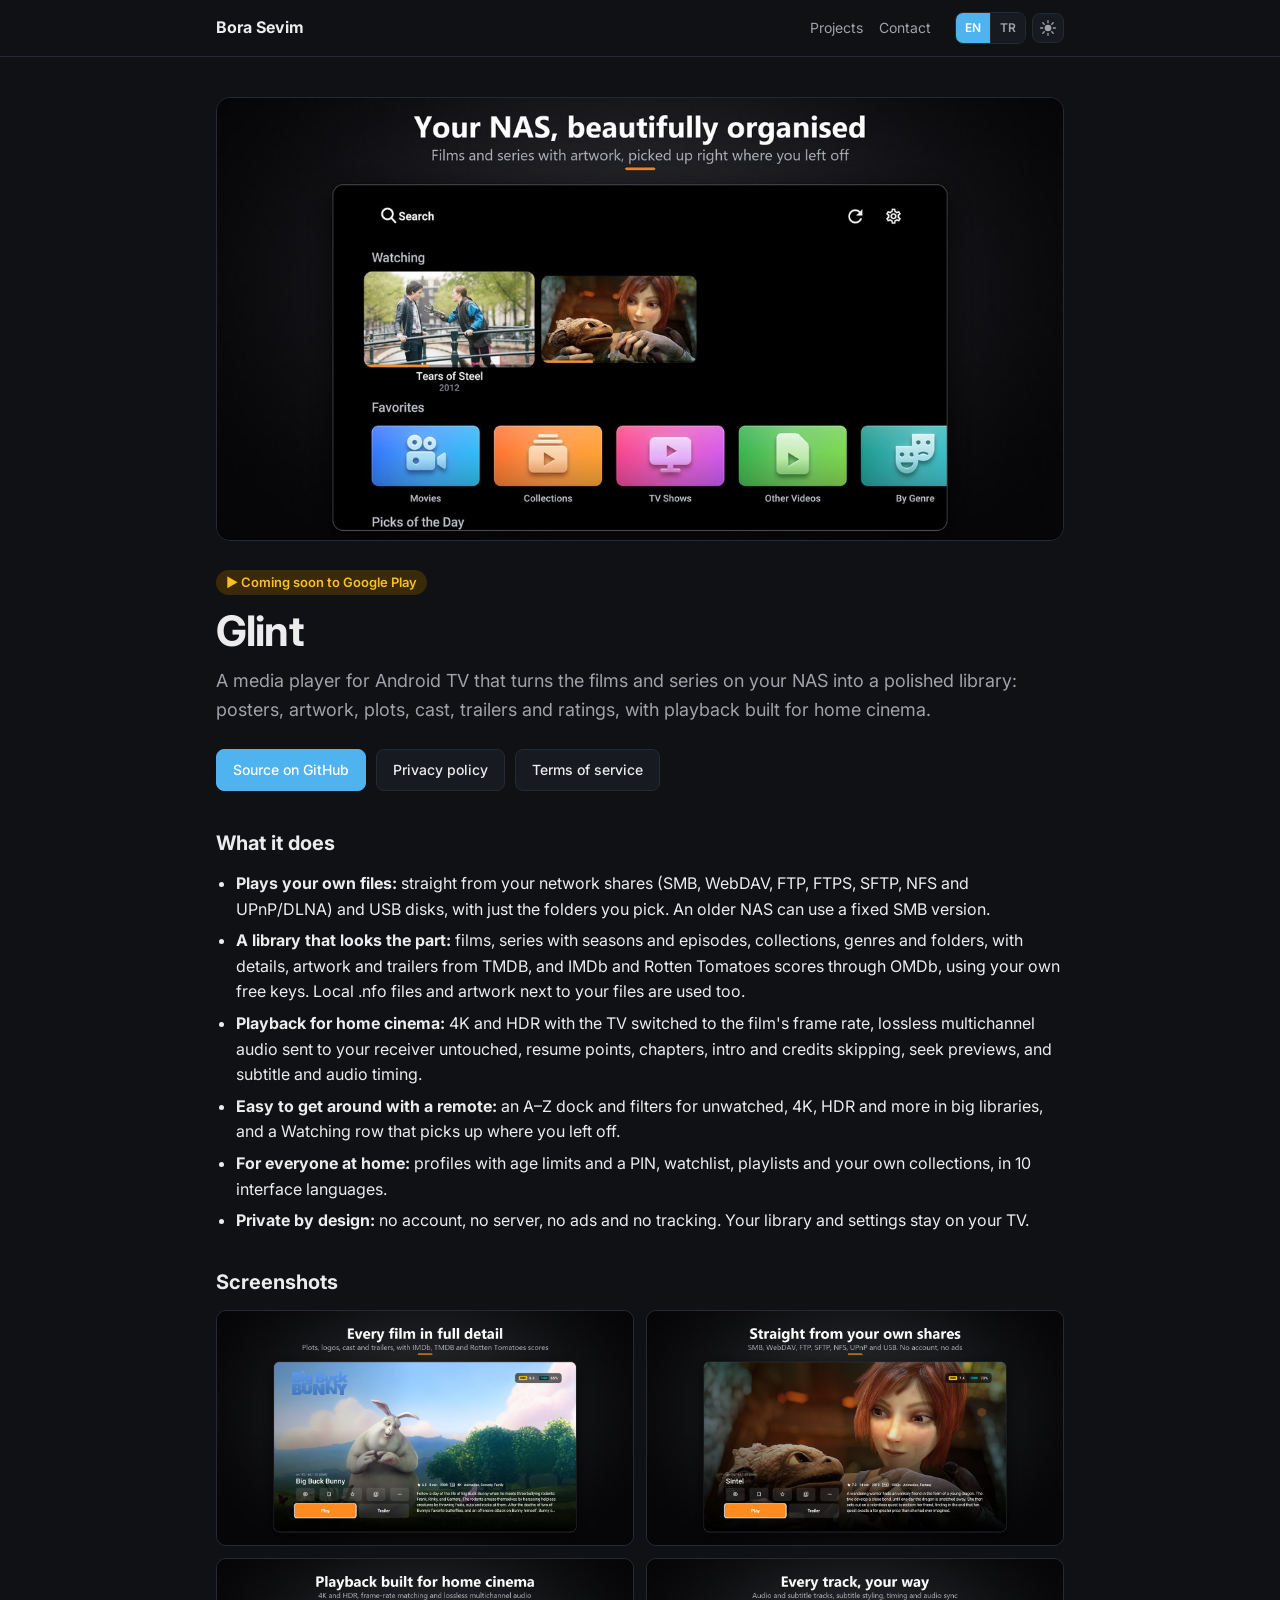
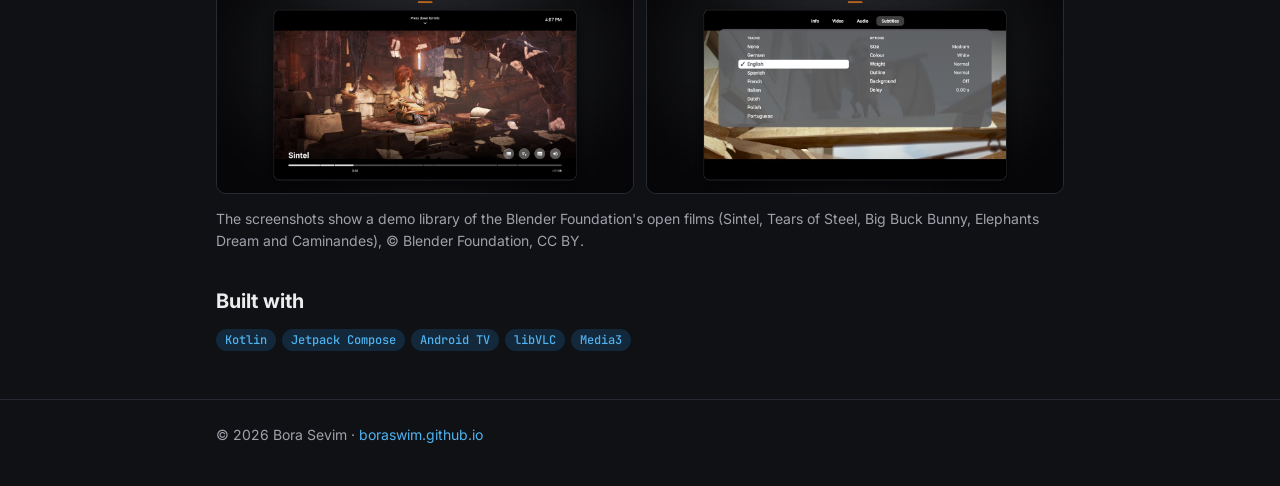
<file: glint/index.html>
<!doctype html>
<html lang="en">
<head>
  <meta charset="utf-8" />
  <meta name="viewport" content="width=device-width, initial-scale=1" />
  <title>Glint · Bora Sevim</title>
  <meta name="description" content="A media player for Android TV that turns the films and series on your NAS into a polished library, with playback built for home cinema." />
  <meta property="og:type" content="website" />
  <meta property="og:url" content="https://boraswim.github.io/glint/" />
  <meta property="og:title" content="Glint: your NAS films and series as a polished library on Android TV" />
  <meta property="og:description" content="A media player for Android TV with posters, artwork, ratings and home-cinema playback, straight from your own network shares." />
  <meta property="og:image" content="https://boraswim.github.io/glint/preview.jpg" />
  <meta property="og:image:width" content="1200" />
  <meta property="og:image:height" content="627" />
  <meta name="twitter:card" content="summary_large_image" />
  <link rel="preconnect" href="https://fonts.googleapis.com" />
  <link rel="preconnect" href="https://fonts.gstatic.com" crossorigin />
  <link href="https://fonts.googleapis.com/css2?family=Inter:wght@400;500;600;700&family=JetBrains+Mono:wght@500&display=swap" rel="stylesheet" />
  <link rel="stylesheet" href="../project.css" />
  <link rel="stylesheet" href="/site.css" />
  <script src="/site.js"></script>
</head>
<body>
  <nav><div class="wrap"><a class="brand" href="../">Bora Sevim</a><a href="../#projects"><span lang="en">Projects</span><span lang="tr">Projeler</span></a><a href="../#contact"><span lang="en">Contact</span><span lang="tr">İletişim</span></a></div></nav>
  <main class="wrap">
    <img class="hero" src="preview.jpg" width="1200" height="627" alt="Glint's home screen on an Android TV, with films in Watching and the Favorites tiles" />
    <span class="badge"><span lang="en">▶ Coming soon to Google Play</span><span lang="tr">▶ Yakında Google Play&#39;de</span></span>
    <h1>Glint</h1>
    <p class="lead" lang="en">A media player for Android TV that turns the films and series on your NAS into a polished library: posters, artwork, plots, cast, trailers and ratings, with playback built for home cinema.</p><p class="lead" lang="tr">NAS'ınızdaki film ve dizileri şık bir kütüphaneye dönüştüren bir Android TV medya oynatıcısı: afişler, görseller, konular, oyuncular, fragmanlar ve puanlar; ev sineması için tasarlanmış oynatmayla.</p>
    <div class="links">
      <a class="btn primary" href="https://github.com/boraswim/Glint-for-Android-TV"><span lang="en">Source on GitHub</span><span lang="tr">GitHub'da kaynak kodu</span></a>
      <a class="btn" href="privacy/"><span lang="en">Privacy policy</span><span lang="tr">Gizlilik politikası</span></a>
      <a class="btn" href="terms/"><span lang="en">Terms of service</span><span lang="tr">Kullanım koşulları</span></a>
    </div>
    <h2><span lang="en">What it does</span><span lang="tr">Neler yapar</span></h2>
    <ul>
      <li lang="en"><b>Plays your own files:</b> straight from your network shares (SMB, WebDAV, FTP, FTPS, SFTP, NFS and UPnP/DLNA) and USB disks, with just the folders you pick. An older NAS can use a fixed SMB version.</li><li lang="tr"><b>Kendi dosyalarınızı oynatır:</b> doğrudan ağ paylaşımlarınızdan (SMB, WebDAV, FTP, FTPS, SFTP, NFS ve UPnP/DLNA) ve USB disklerden, yalnızca seçtiğiniz klasörlerle. Eski bir NAS için sabit bir SMB sürümü kullanılabilir.</li>
      <li lang="en"><b>A library that looks the part:</b> films, series with seasons and episodes, collections, genres and folders, with details, artwork and trailers from TMDB, and IMDb and Rotten Tomatoes scores through OMDb, using your own free keys. Local .nfo files and artwork next to your files are used too.</li><li lang="tr"><b>Göze hitap eden bir kütüphane:</b> filmler, sezon ve bölümleriyle diziler, koleksiyonlar, türler ve klasörler; kendi ücretsiz anahtarlarınızla TMDB'den ayrıntılar, görseller ve fragmanlar, OMDb üzerinden IMDb ve Rotten Tomatoes puanları. Dosyalarınızın yanındaki yerel .nfo dosyaları ve görseller de kullanılır.</li>
      <li lang="en"><b>Playback for home cinema:</b> 4K and HDR with the TV switched to the film's frame rate, lossless multichannel audio sent to your receiver untouched, resume points, chapters, intro and credits skipping, seek previews, and subtitle and audio timing.</li><li lang="tr"><b>Ev sineması için oynatma:</b> televizyonun filmin kare hızına geçtiği 4K ve HDR, alıcınıza dokunulmadan gönderilen kayıpsız çok kanallı ses, kaldığınız yerden devam etme, bölümler, giriş ve jenerik atlama, ileri sarma önizlemeleri ve altyazı ile ses zamanlaması ayarı.</li>
      <li lang="en"><b>Easy to get around with a remote:</b> an A–Z dock and filters for unwatched, 4K, HDR and more in big libraries, and a Watching row that picks up where you left off.</li><li lang="tr"><b>Kumandayla kolay gezinme:</b> büyük kütüphaneler için A–Z çubuğu ve izlenmemiş, 4K, HDR gibi filtreler; ayrıca kaldığınız yerden devam etmenizi sağlayan bir izleme satırı.</li>
      <li lang="en"><b>For everyone at home:</b> profiles with age limits and a PIN, watchlist, playlists and your own collections, in 10 interface languages.</li><li lang="tr"><b>Evdeki herkes için:</b> yaş sınırı ve PIN'li profiller, izleme listesi, oynatma listeleri ve kendi koleksiyonlarınız; 10 arayüz dili.</li>
      <li lang="en"><b>Private by design:</b> no account, no server, no ads and no tracking. Your library and settings stay on your TV.</li><li lang="tr"><b>Tasarımı gereği gizli:</b> hesap yok, sunucu yok, reklam yok, takip yok. Kütüphaneniz ve ayarlarınız televizyonunuzda kalır.</li>
    </ul>
    <h2><span lang="en">Screenshots</span><span lang="tr">Ekran görüntüleri</span></h2>
    <div class="gallery">
      <img src="film.jpg" width="1280" height="720" alt="Big Buck Bunny's film page with its artwork, ratings, plot and Play button" loading="lazy" />
      <img src="details.jpg" width="1280" height="720" alt="Sintel's film page, played straight from a network share" loading="lazy" />
      <img src="play.jpg" width="1280" height="720" alt="Sintel playing, with the playbar and its chapter marks" loading="lazy" />
      <img src="subtitles.jpg" width="1280" height="720" alt="The subtitle menu during playback: tracks, size, colour, outline and timing" loading="lazy" />
    </div>
    <p class="note" lang="en">The screenshots show a demo library of the Blender Foundation's open films (Sintel, Tears of Steel, Big Buck Bunny, Elephants Dream and Caminandes), © Blender Foundation, CC BY.</p><p class="note" lang="tr">Ekran görüntüleri, Blender Foundation'ın açık filmlerinden (Sintel, Tears of Steel, Big Buck Bunny, Elephants Dream ve Caminandes) oluşan bir demo kütüphanesini gösterir, © Blender Foundation, CC BY.</p>
    <h2><span lang="en">Built with</span><span lang="tr">Kullanılan teknolojiler</span></h2>
    <div class="tags"><span class="tag">Kotlin</span><span class="tag">Jetpack Compose</span><span class="tag">Android TV</span><span class="tag">libVLC</span><span class="tag">Media3</span></div>
  </main>
  <footer><div class="wrap">© 2026 Bora Sevim · <a href="../">boraswim.github.io</a></div></footer>
</body>
</html>
</file>
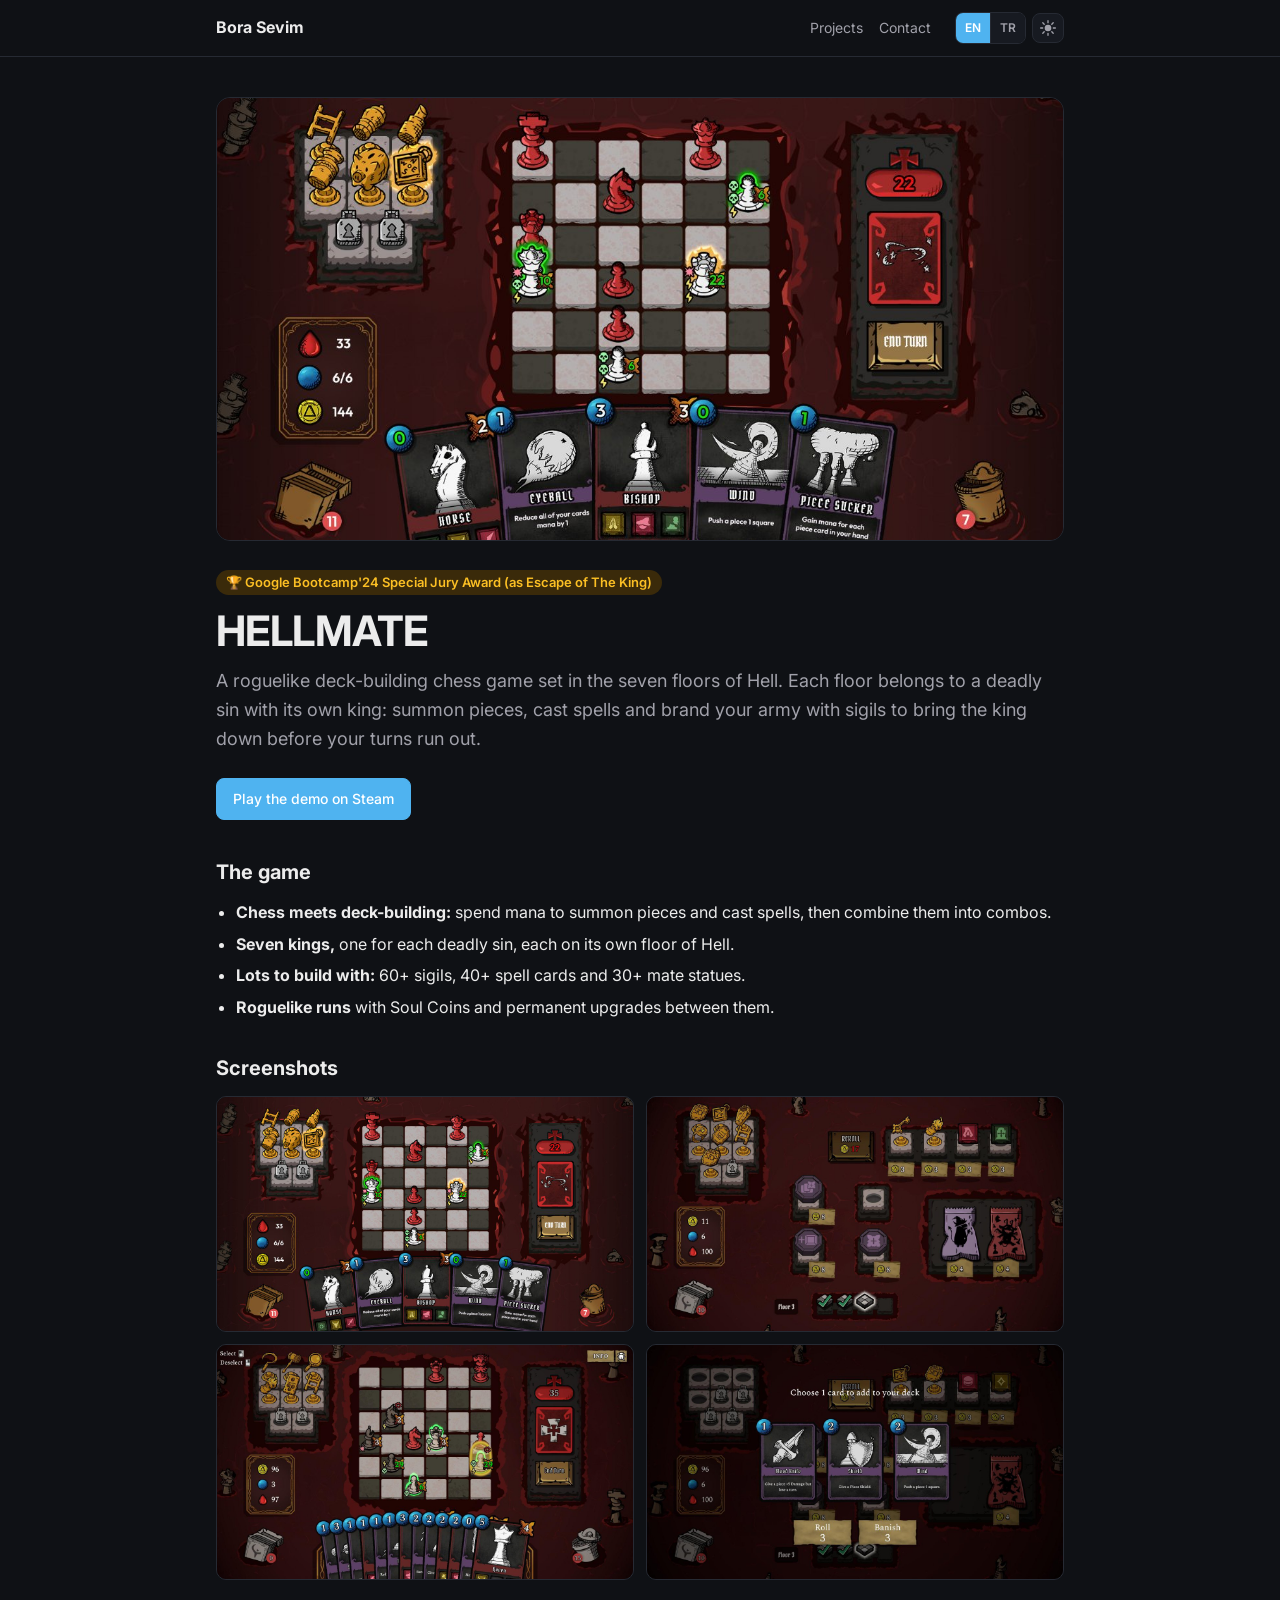
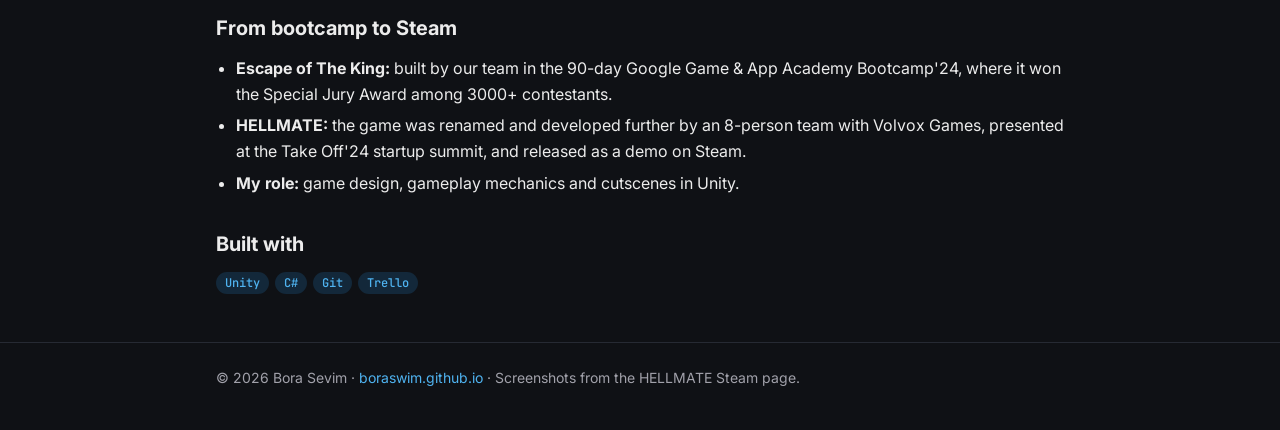
<file: hellmate/index.html>
<!doctype html>
<html lang="en">
<head>
  <meta charset="utf-8" />
  <meta name="viewport" content="width=device-width, initial-scale=1" />
  <title>HELLMATE · Bora Sevim</title>
  <meta name="description" content="HELLMATE is a roguelike deck-building chess game set in the seven floors of Hell. It began as Escape of The King, winner of the Google Bootcamp'24 Special Jury Award." />
  <meta property="og:type" content="website" />
  <meta property="og:url" content="https://boraswim.github.io/hellmate/" />
  <meta property="og:title" content="HELLMATE: roguelike deck-building chess in the seven floors of Hell" />
  <meta property="og:description" content="Formerly Escape of The King (Google Bootcamp'24 Special Jury Award). Developed with Volvox Games, with a demo on Steam." />
  <meta property="og:image" content="https://boraswim.github.io/hellmate/preview.jpg" />
  <meta property="og:image:width" content="1200" />
  <meta property="og:image:height" content="627" />
  <meta name="twitter:card" content="summary_large_image" />
  <link rel="preconnect" href="https://fonts.googleapis.com" />
  <link rel="preconnect" href="https://fonts.gstatic.com" crossorigin />
  <link href="https://fonts.googleapis.com/css2?family=Inter:wght@400;500;600;700&family=JetBrains+Mono:wght@500&display=swap" rel="stylesheet" />
  <link rel="stylesheet" href="../project.css" />
  <link rel="stylesheet" href="/site.css" />
  <script src="/site.js"></script>
</head>
<body>
  <nav><div class="wrap"><a class="brand" href="../">Bora Sevim</a><a href="../#projects"><span lang="en">Projects</span><span lang="tr">Projeler</span></a><a href="../#contact"><span lang="en">Contact</span><span lang="tr">İletişim</span></a></div></nav>
  <main class="wrap">
    <img class="hero" src="preview.jpg" width="1200" height="627" alt="HELLMATE gameplay: a chess board against a sin king, with spell and piece cards in hand" />
    <span class="badge"><span lang="en">🏆 Google Bootcamp&#39;24 Special Jury Award (as Escape of The King)</span><span lang="tr">🏆 Google Bootcamp&#39;24 Jüri Özel Ödülü (Escape of The King olarak)</span></span>
    <h1>HELLMATE</h1>
    <p class="lead" lang="en">A roguelike deck-building chess game set in the seven floors of Hell. Each floor belongs to a deadly sin with its own king: summon pieces, cast spells and brand your army with sigils to bring the king down before your turns run out.</p><p class="lead" lang="tr">Cehennemin yedi katında geçen, roguelike bir deck-building satranç oyunu. Her kat, kendi kralı olan bir ölümcül günaha ait: taşlar çağırın, büyüler yapın ve ordunuzu mühürlerle damgalayarak turlarınız bitmeden kralı alt edin.</p>
    <div class="links">
      <a class="btn primary" href="https://store.steampowered.com/app/4905380/"><span lang="en">Play the demo on Steam</span><span lang="tr">Steam'de demoyu oyna</span></a>
    </div>

    <h2><span lang="en">The game</span><span lang="tr">Oyun</span></h2>
    <ul>
      <li lang="en"><b>Chess meets deck-building:</b> spend mana to summon pieces and cast spells, then combine them into combos.</li><li lang="tr"><b>Satranç ve deste kurma bir arada:</b> mana harcayarak taş çağırın, büyü yapın ve bunları kombolara dönüştürün.</li>
      <li lang="en"><b>Seven kings,</b> one for each deadly sin, each on its own floor of Hell.</li><li lang="tr"><b>Yedi kral:</b> her ölümcül günah için bir tane, her biri Cehennemin kendi katında.</li>
      <li lang="en"><b>Lots to build with:</b> 60+ sigils, 40+ spell cards and 30+ mate statues.</li><li lang="tr"><b>Kurmak için bolca seçenek:</b> 60'tan fazla mühür, 40'tan fazla büyü kartı ve 30'dan fazla mate heykeli.</li>
      <li lang="en"><b>Roguelike runs</b> with Soul Coins and permanent upgrades between them.</li><li lang="tr"><b>Roguelike koşular:</b> Soul Coin'ler ve koşular arasında kalıcı geliştirmeler.</li>
    </ul>

    <h2><span lang="en">Screenshots</span><span lang="tr">Ekran görüntüleri</span></h2>
    <div class="gallery">
      <img src="shot1.jpg" width="1280" height="720" alt="Playing pieces and spells on the board" loading="lazy" />
      <img src="shot2.jpg" width="1280" height="720" alt="Choosing new cards for the deck" loading="lazy" />
      <img src="shot3.jpg" width="1280" height="720" alt="Deck and sigils overview" loading="lazy" />
      <img src="shot4.jpg" width="1280" height="720" alt="Choosing a card to add to the deck" loading="lazy" />
    </div>

    <h2><span lang="en">From bootcamp to Steam</span><span lang="tr">Bootcamp'ten Steam'e</span></h2>
    <ul>
      <li lang="en"><b>Escape of The King:</b> built by our team in the 90-day Google Game &amp; App Academy Bootcamp'24, where it won the Special Jury Award among 3000+ contestants.</li><li lang="tr"><b>Escape of The King:</b> ekibimiz tarafından 90 günlük Google Oyun ve Uygulama Akademisi Bootcamp'24'te geliştirildi ve 3000'den fazla katılımcı arasında Jüri Özel Ödülü'nü kazandı.</li>
      <li lang="en"><b>HELLMATE:</b> the game was renamed and developed further by an 8-person team with Volvox Games, presented at the Take Off'24 startup summit, and released as a demo on Steam.</li><li lang="tr"><b>HELLMATE:</b> oyun yeniden adlandırılarak Volvox Games ile 8 kişilik bir ekip tarafından geliştirilmeye devam etti; Take Off'24 girişim zirvesinde tanıtıldı ve demosu Steam'de yayımlandı.</li>
      <li lang="en"><b>My role:</b> game design, gameplay mechanics and cutscenes in Unity.</li><li lang="tr"><b>Rolüm:</b> Unity'de oyun tasarımı, oynanış mekanikleri ve ara sahneler.</li>
    </ul>

    <h2><span lang="en">Built with</span><span lang="tr">Kullanılan teknolojiler</span></h2>
    <div class="tags"><span class="tag">Unity</span><span class="tag">C#</span><span class="tag">Git</span><span class="tag">Trello</span></div>
  </main>
  <footer><div class="wrap">© 2026 Bora Sevim · <a href="../">boraswim.github.io</a> · <span lang="en">Screenshots from the HELLMATE Steam page.</span><span lang="tr">Ekran görüntüleri HELLMATE'in Steam sayfasından alınmıştır.</span></div></footer>
</body>
</html>
</file>
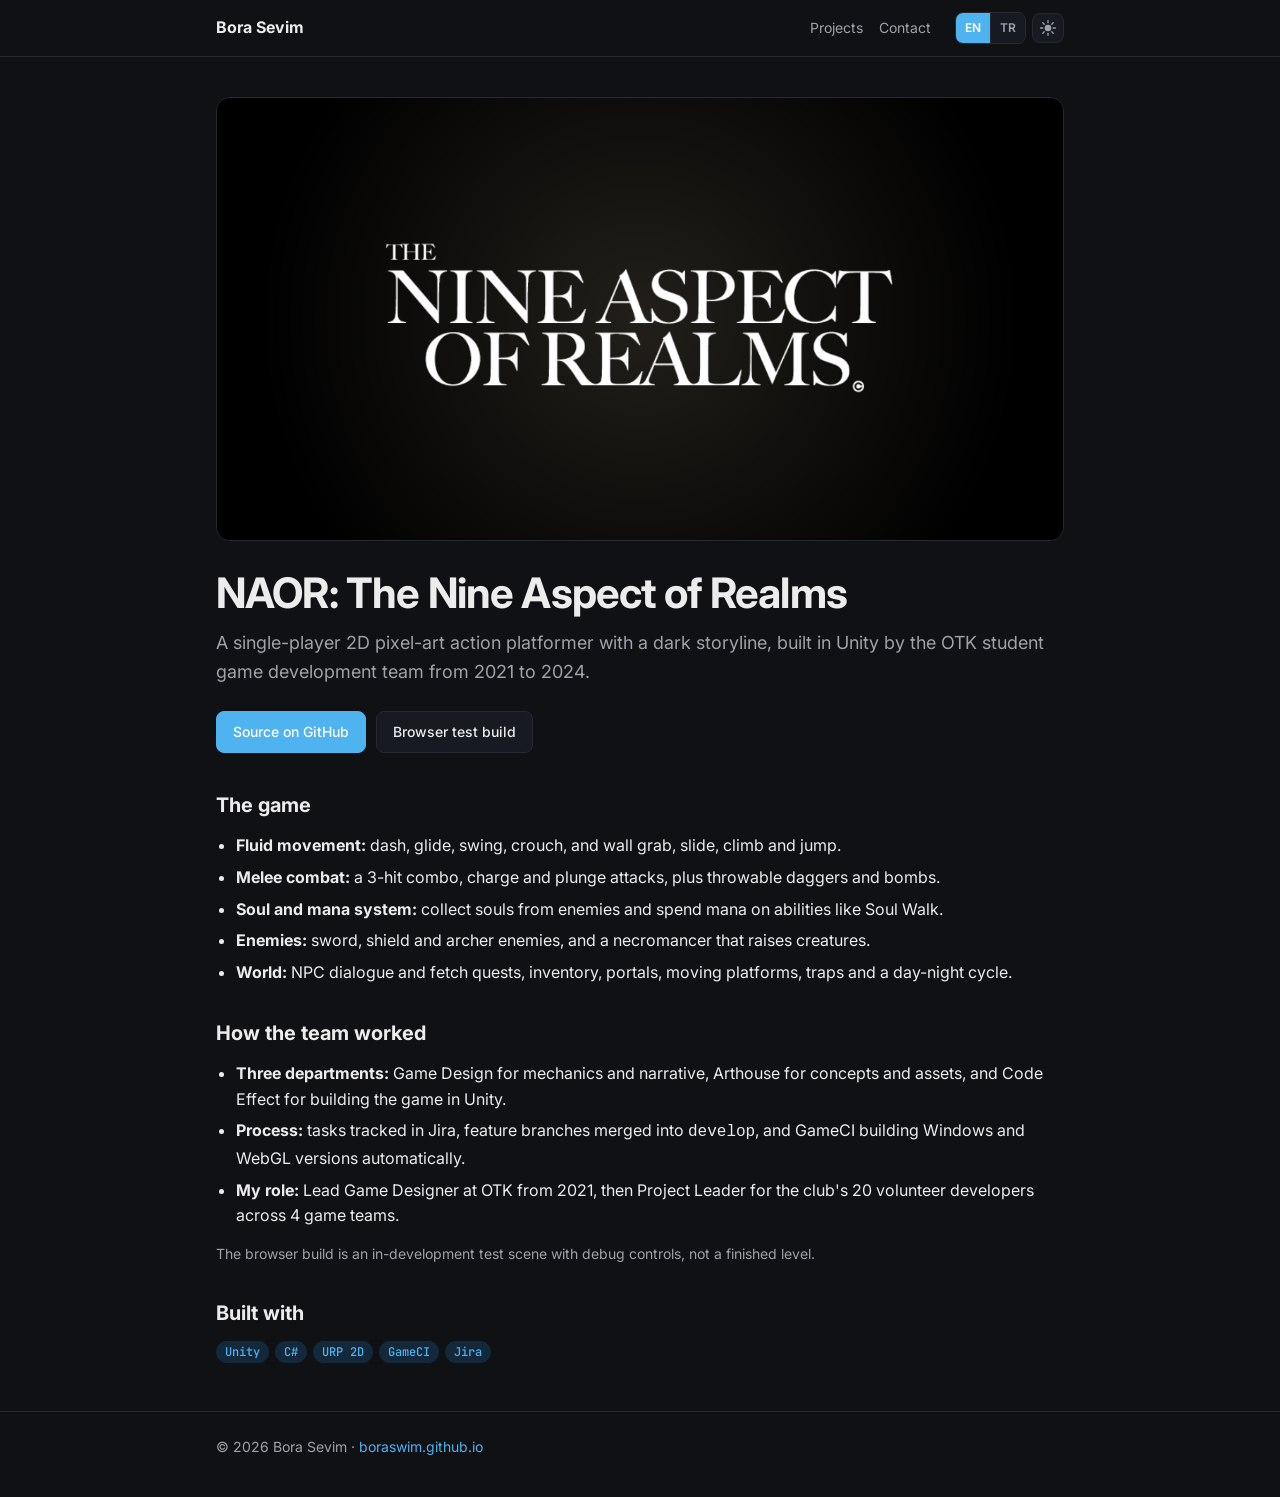
<file: naor/index.html>
<!doctype html>
<html lang="en">
<head>
  <meta charset="utf-8" />
  <meta name="viewport" content="width=device-width, initial-scale=1" />
  <title>NAOR · Bora Sevim</title>
  <meta name="description" content="The Nine Aspect of Realms (NAOR): a single-player 2D pixel-art action platformer with a dark storyline, built in Unity by the OTK game development team." />
  <meta property="og:type" content="website" />
  <meta property="og:url" content="https://boraswim.github.io/naor/" />
  <meta property="og:title" content="NAOR: The Nine Aspect of Realms" />
  <meta property="og:description" content="A 2D pixel-art action platformer built in Unity by the OTK game development team, 2021 – 2024." />
  <meta property="og:image" content="https://boraswim.github.io/naor/preview.png" />
  <meta property="og:image:width" content="1200" />
  <meta property="og:image:height" content="627" />
  <meta name="twitter:card" content="summary_large_image" />
  <link rel="preconnect" href="https://fonts.googleapis.com" />
  <link rel="preconnect" href="https://fonts.gstatic.com" crossorigin />
  <link href="https://fonts.googleapis.com/css2?family=Inter:wght@400;500;600;700&family=JetBrains+Mono:wght@500&display=swap" rel="stylesheet" />
  <link rel="stylesheet" href="../project.css" />
  <link rel="stylesheet" href="/site.css" />
  <script src="/site.js"></script>
</head>
<body>
  <nav><div class="wrap"><a class="brand" href="../">Bora Sevim</a><a href="../#projects"><span lang="en">Projects</span><span lang="tr">Projeler</span></a><a href="../#contact"><span lang="en">Contact</span><span lang="tr">İletişim</span></a></div></nav>
  <main class="wrap">
    <img class="hero" src="preview.png" width="1200" height="627" alt="The Nine Aspect of Realms logo" />
    <h1>NAOR: The Nine Aspect of Realms</h1>
    <p class="lead" lang="en">A single-player 2D pixel-art action platformer with a dark storyline, built in Unity by the OTK student game development team from 2021 to 2024.</p><p class="lead" lang="tr">Karanlık bir hikâyeye sahip, tek oyunculu 2D piksel art aksiyon platform oyunu; OTK öğrenci oyun geliştirme takımı tarafından 2021–2024 yılları arasında Unity ile geliştirildi.</p>
    <div class="links">
      <a class="btn primary" href="https://github.com/OTK-LAB/NAOR"><span lang="en">Source on GitHub</span><span lang="tr">GitHub'da kaynak kodu</span></a>
      <a class="btn" href="https://otk-lab.github.io/NAOR/"><span lang="en">Browser test build</span><span lang="tr">Tarayıcı test sürümü</span></a>
    </div>

    <h2><span lang="en">The game</span><span lang="tr">Oyun</span></h2>
    <ul>
      <li lang="en"><b>Fluid movement:</b> dash, glide, swing, crouch, and wall grab, slide, climb and jump.</li><li lang="tr"><b>Akıcı hareket:</b> atılma, süzülme, sallanma, çömelme; duvara tutunma, duvardan kayma, tırmanma ve zıplama.</li>
      <li lang="en"><b>Melee combat:</b> a 3-hit combo, charge and plunge attacks, plus throwable daggers and bombs.</li><li lang="tr"><b>Yakın dövüş:</b> 3 vuruşluk kombo, şarjlı ve dalış saldırıları, ayrıca fırlatılabilen hançerler ve bombalar.</li>
      <li lang="en"><b>Soul and mana system:</b> collect souls from enemies and spend mana on abilities like Soul Walk.</li><li lang="tr"><b>Ruh ve mana sistemi:</b> düşmanlardan ruh toplayın, manayı Soul Walk gibi yeteneklere harcayın.</li>
      <li lang="en"><b>Enemies:</b> sword, shield and archer enemies, and a necromancer that raises creatures.</li><li lang="tr"><b>Düşmanlar:</b> kılıçlı, kalkanlı ve okçu düşmanlar ile yaratıkları dirilten bir necromancer.</li>
      <li lang="en"><b>World:</b> NPC dialogue and fetch quests, inventory, portals, moving platforms, traps and a day-night cycle.</li><li lang="tr"><b>Dünya:</b> NPC diyalogları ve getir-götür görevleri, envanter, portallar, hareketli platformlar, tuzaklar ve gece-gündüz döngüsü.</li>
    </ul>

    <h2><span lang="en">How the team worked</span><span lang="tr">Takım nasıl çalıştı</span></h2>
    <ul>
      <li lang="en"><b>Three departments:</b> Game Design for mechanics and narrative, Arthouse for concepts and assets, and Code Effect for building the game in Unity.</li><li lang="tr"><b>Üç departman:</b> mekanikler ve hikâye için Game Design, konseptler ve görseller için Arthouse, oyunu Unity'de geliştirmek için Code Effect.</li>
      <li lang="en"><b>Process:</b> tasks tracked in Jira, feature branches merged into <code>develop</code>, and GameCI building Windows and WebGL versions automatically.</li><li lang="tr"><b>Süreç:</b> görevler Jira'da takip edildi, feature branch'ler <code>develop</code> dalına birleştirildi ve GameCI, Windows ve WebGL sürümlerini otomatik olarak derledi.</li>
      <li lang="en"><b>My role:</b> Lead Game Designer at OTK from 2021, then Project Leader for the club's 20 volunteer developers across 4 game teams.</li><li lang="tr"><b>Rolüm:</b> 2021'den itibaren OTK'da Lead Game Designer, ardından kulübün 4 oyun takımındaki 20 gönüllü geliştiricisi için Project Leader.</li>
    </ul>
    <p class="note" lang="en">The browser build is an in-development test scene with debug controls, not a finished level.</p><p class="note" lang="tr">Tarayıcı sürümü, hata ayıklama kontrolleri olan ve hâlâ geliştirilen bir test sahnesidir; bitmiş bir bölüm değildir.</p>

    <h2><span lang="en">Built with</span><span lang="tr">Kullanılan teknolojiler</span></h2>
    <div class="tags"><span class="tag">Unity</span><span class="tag">C#</span><span class="tag">URP 2D</span><span class="tag">GameCI</span><span class="tag">Jira</span></div>
  </main>
  <footer><div class="wrap">© 2026 Bora Sevim · <a href="../">boraswim.github.io</a></div></footer>
</body>
</html>
</file>
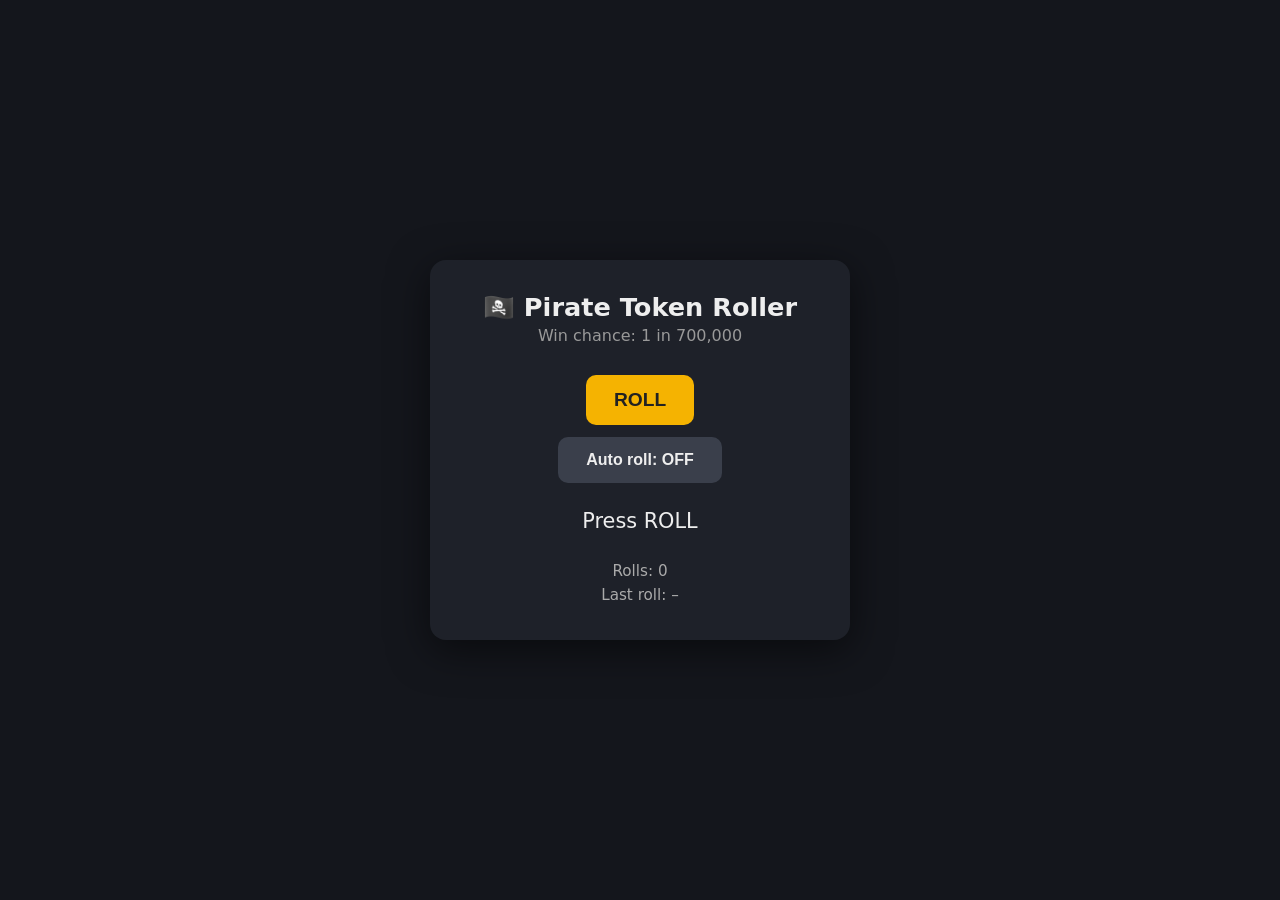
<file: pirate-token-roller/index.html>
<!doctype html>
<html lang="en">
<head>
<meta charset="utf-8">
<meta name="viewport" content="width=device-width, initial-scale=1">
<title>Pirate Token Roller</title>
<style>
  * { box-sizing: border-box; }
  body {
    margin: 0; min-height: 100vh;
    display: flex; align-items: center; justify-content: center;
    font-family: system-ui, sans-serif;
    background: #14161c; color: #eee;
    overflow: hidden;
  }
  .card {
    text-align: center; padding: 32px 24px; max-width: 420px; width: calc(100% - 32px);
    background: #1e2129; border-radius: 16px; box-shadow: 0 10px 40px #0008;
    position: relative; z-index: 2;
  }
  h1 { margin: 0 0 4px; font-size: 1.6rem; }
  .odds { color: #999; margin-bottom: 24px; }
  button {
    font-size: 1.2rem; font-weight: 700; padding: 14px 28px; margin: 6px;
    border: 0; border-radius: 10px; cursor: pointer;
    background: #f5b301; color: #222;
  }
  button.secondary { background: #3a3f4b; color: #eee; font-size: 1rem; }
  button:active { transform: scale(0.97); }
  .result { font-size: 1.3rem; min-height: 2em; margin: 20px 0 8px; }
  .stats { color: #aaa; font-size: 0.95rem; line-height: 1.6; }

  /* ---------- WIN MODE ---------- */
  body.win {
    background: linear-gradient(90deg, red, orange, yellow, lime, cyan, blue, violet, red);
    background-size: 400% 400%;
    animation: rainbowBg 2s linear infinite;
  }
  body.win .card {
    background: #000a;
    animation: wobble 0.6s ease-in-out infinite alternate, hue 1.5s linear infinite;
  }
  body.win .result {
    font-size: 2.6rem; font-weight: 900;
    background: linear-gradient(90deg, red, orange, yellow, lime, cyan, blue, violet, red);
    background-size: 200% auto;
    -webkit-background-clip: text; background-clip: text; color: transparent;
    animation: textShift 1s linear infinite, pulse 0.5s ease-in-out infinite alternate;
  }
  @keyframes rainbowBg { 0% { background-position: 0% 50%; } 100% { background-position: 400% 50%; } }
  @keyframes textShift { to { background-position: 200% center; } }
  @keyframes pulse { from { transform: scale(1); } to { transform: scale(1.15); } }
  @keyframes wobble { from { transform: rotate(-3deg) scale(1); } to { transform: rotate(3deg) scale(1.05); } }
  @keyframes hue { to { filter: hue-rotate(360deg); } }

  .confetti {
    position: fixed; top: -20px; width: 12px; height: 18px; z-index: 1;
    animation: fall linear forwards;
  }
  @keyframes fall { to { transform: translateY(110vh) rotate(720deg); } }
</style>
</head>
<body>
  <div class="card">
    <h1>🏴‍☠️ Pirate Token Roller</h1>
    <div class="odds">Win chance: 1 in 700,000</div>
    <button id="roll">ROLL</button><br>
    <button id="auto" class="secondary">Auto roll: OFF</button>
    <div class="result" id="result">Press ROLL</div>
    <div class="stats">
      Rolls: <span id="rolls">0</span><br>
      Last roll: <span id="last">–</span>
    </div>
  </div>

<script>
  const ODDS = 700000;
  let rolls = 0, won = false, autoTimer = null;
  const $ = id => document.getElementById(id);

  // Fair random integer in [0, ODDS) using crypto (rejection sampling, no bias)
  function fairRandom() {
    const max = Math.floor(0x100000000 / ODDS) * ODDS;
    const buf = new Uint32Array(1);
    do { crypto.getRandomValues(buf); } while (buf[0] >= max);
    return buf[0] % ODDS;
  }

  function roll() {
    if (won) return;
    rolls++;
    const n = fairRandom() + 1;           // 1..700000
    $('rolls').textContent = rolls.toLocaleString();
    $('last').textContent = n.toLocaleString();
    if (n === 1) return win();
    $('result').textContent = 'No luck... ☠️';
  }

  function win() {
    won = true;
    stopAuto();
    document.body.classList.add('win');
    $('result').textContent = '🎉 PIRATE TOKEN! 🎉';
    $('roll').textContent = 'YOU WON';
    setInterval(spawnConfetti, 60);
  }

  function spawnConfetti() {
    const c = document.createElement('div');
    c.className = 'confetti';
    c.style.left = Math.random() * 100 + 'vw';
    c.style.background = `hsl(${Math.random() * 360}, 100%, 55%)`;
    c.style.animationDuration = 2 + Math.random() * 3 + 's';
    document.body.appendChild(c);
    setTimeout(() => c.remove(), 5000);
  }

  function stopAuto() {
    clearInterval(autoTimer); autoTimer = null;
    $('auto').textContent = 'Auto roll: OFF';
  }

  $('roll').onclick = roll;
  $('auto').onclick = () => {
    if (autoTimer) return stopAuto();
    autoTimer = setInterval(roll, 10);   // ~100 rolls per second
    $('auto').textContent = 'Auto roll: ON';
  };
</script>
</body>
</html>
</file>
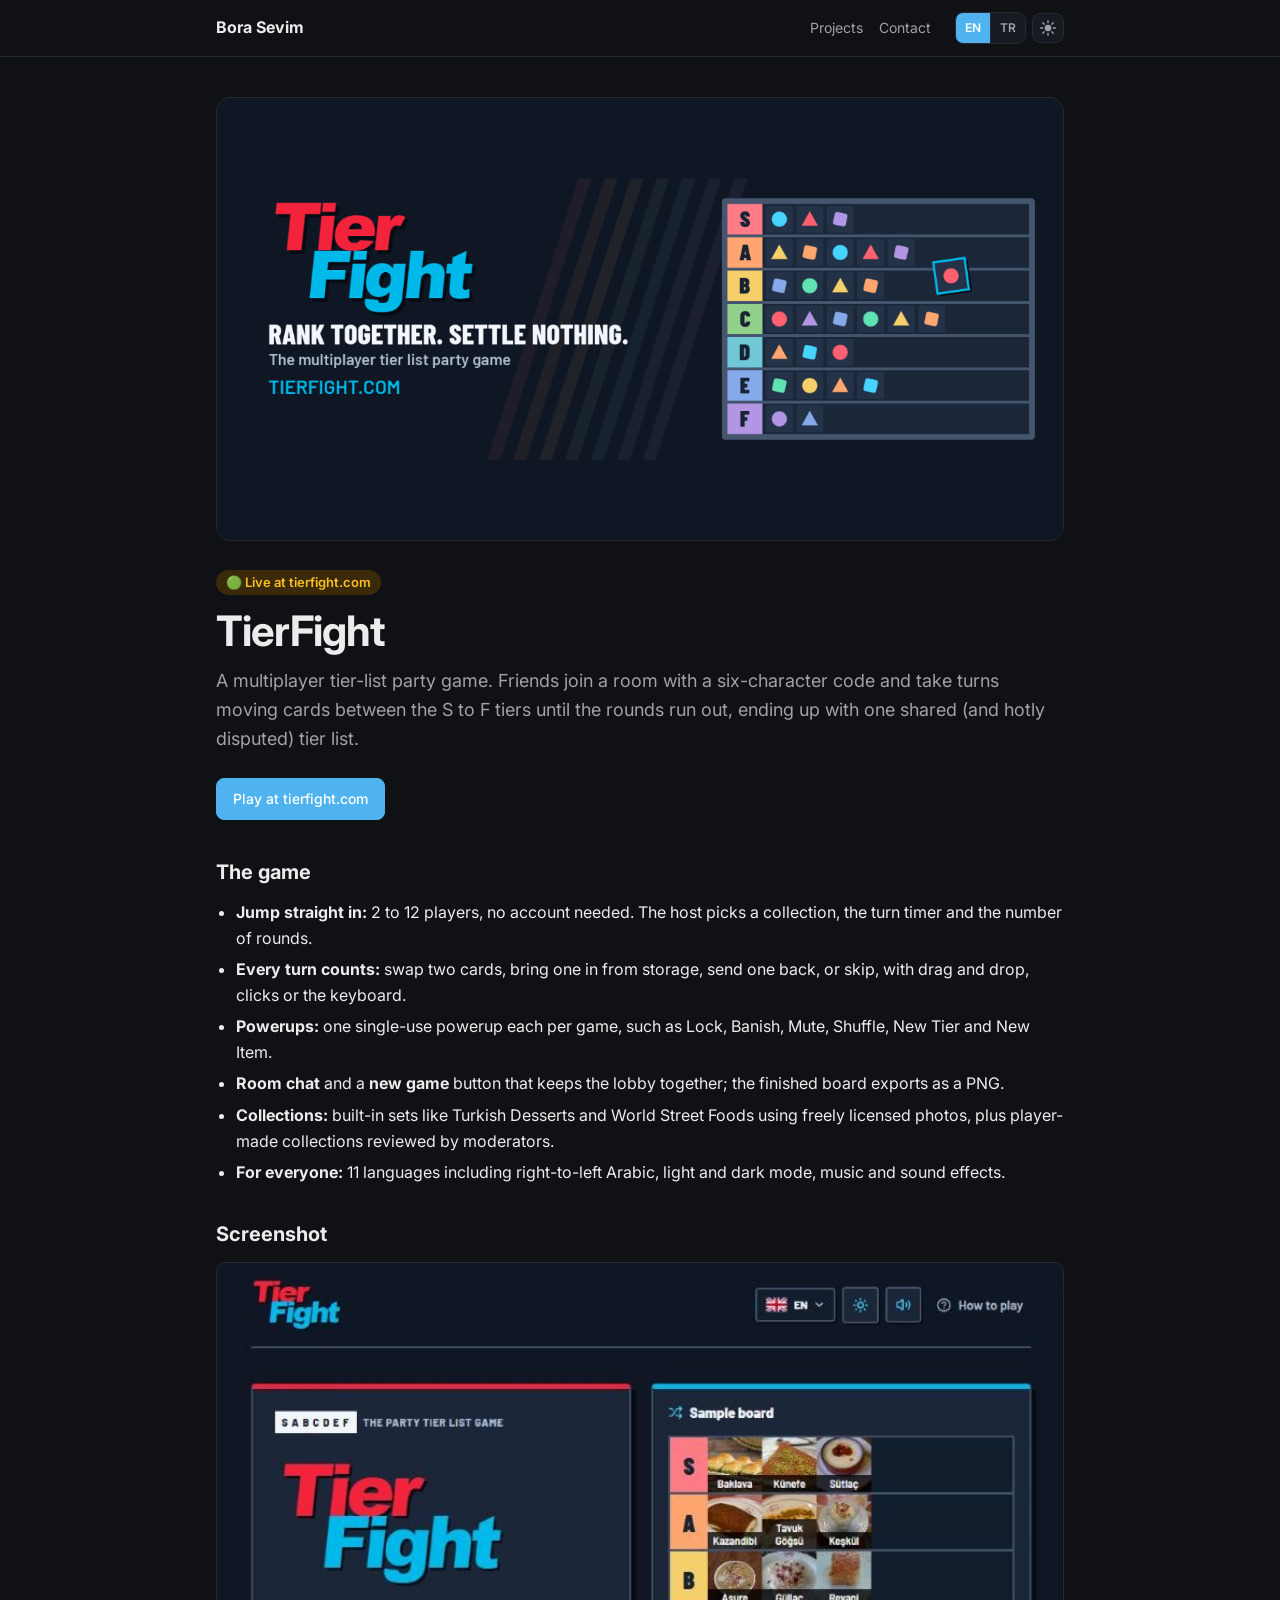
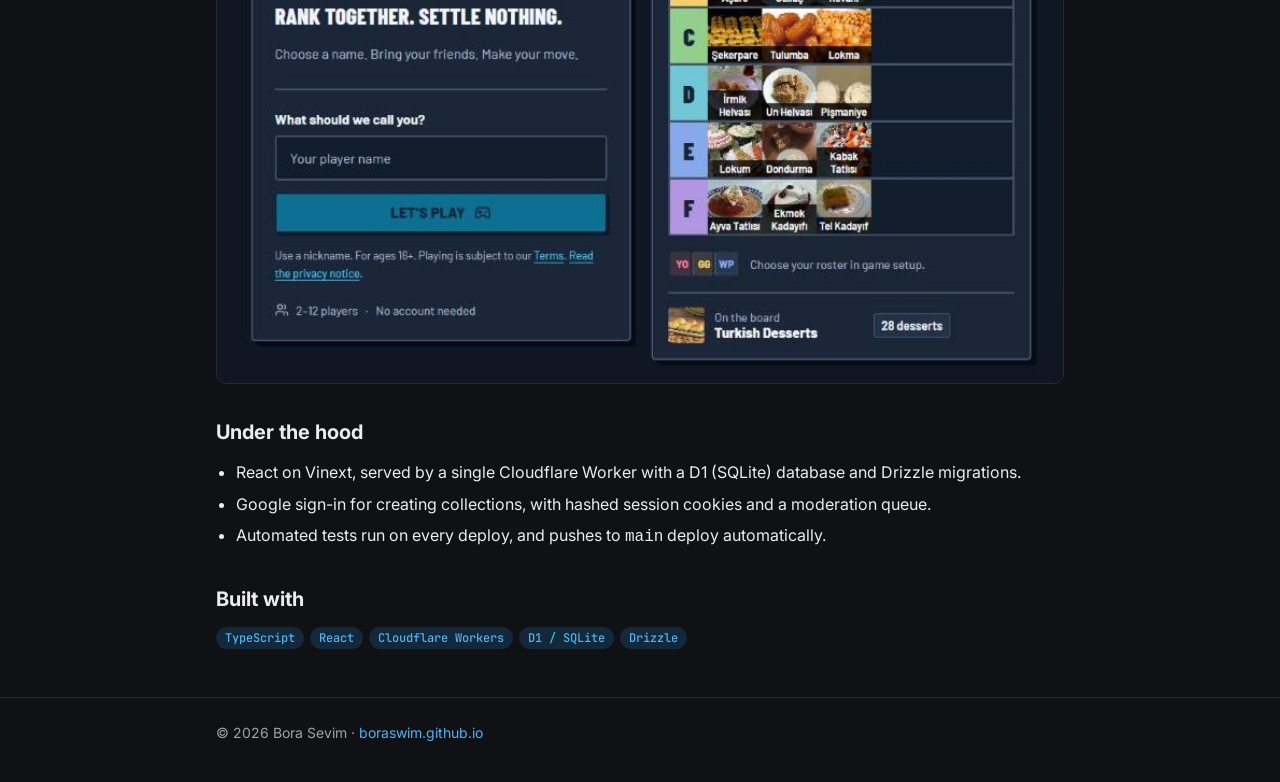
<file: tierfight/index.html>
<!doctype html>
<html lang="en">
<head>
  <meta charset="utf-8" />
  <meta name="viewport" content="width=device-width, initial-scale=1" />
  <title>TierFight · Bora Sevim</title>
  <meta name="description" content="TierFight is a multiplayer tier-list party game: get your friends into a room and rank everything into one shared tier list. Live at tierfight.com." />
  <meta property="og:type" content="website" />
  <meta property="og:url" content="https://boraswim.github.io/tierfight/" />
  <meta property="og:title" content="TierFight: the multiplayer tier-list party game" />
  <meta property="og:description" content="Rank together, settle nothing. 2 to 12 players, no account needed, 11 languages. Live at tierfight.com." />
  <meta property="og:image" content="https://boraswim.github.io/tierfight/preview.png" />
  <meta property="og:image:width" content="1200" />
  <meta property="og:image:height" content="627" />
  <meta name="twitter:card" content="summary_large_image" />
  <link rel="preconnect" href="https://fonts.googleapis.com" />
  <link rel="preconnect" href="https://fonts.gstatic.com" crossorigin />
  <link href="https://fonts.googleapis.com/css2?family=Inter:wght@400;500;600;700&family=JetBrains+Mono:wght@500&display=swap" rel="stylesheet" />
  <link rel="stylesheet" href="../project.css" />
  <link rel="stylesheet" href="/site.css" />
  <script src="/site.js"></script>
</head>
<body>
  <nav><div class="wrap"><a class="brand" href="../">Bora Sevim</a><a href="../#projects"><span lang="en">Projects</span><span lang="tr">Projeler</span></a><a href="../#contact"><span lang="en">Contact</span><span lang="tr">İletişim</span></a></div></nav>
  <main class="wrap">
    <img class="hero" src="preview.png" width="1200" height="627" alt="TierFight: rank together, settle nothing" />
    <span class="badge"><span lang="en">🟢 Live at tierfight.com</span><span lang="tr">🟢 tierfight.com&#39;da yayında</span></span>
    <h1>TierFight</h1>
    <p class="lead" lang="en">A multiplayer tier-list party game. Friends join a room with a six-character code and take turns moving cards between the S to F tiers until the rounds run out, ending up with one shared (and hotly disputed) tier list.</p><p class="lead" lang="tr">Çok oyunculu bir tier list parti oyunu. Arkadaşlar altı karakterlik bir kodla odaya katılır ve turlar bitene kadar sırayla kartları S'den F'ye kademeler arasında taşır; sonunda ortak (ve hararetle tartışılan) tek bir tier list çıkar.</p>
    <div class="links">
      <a class="btn primary" href="https://tierfight.com"><span lang="en">Play at tierfight.com</span><span lang="tr">tierfight.com'da oyna</span></a>
    </div>

    <h2><span lang="en">The game</span><span lang="tr">Oyun</span></h2>
    <ul>
      <li lang="en"><b>Jump straight in:</b> 2 to 12 players, no account needed. The host picks a collection, the turn timer and the number of rounds.</li><li lang="tr"><b>Hemen başlayın:</b> 2 ila 12 oyuncu, hesap gerekmez. Oda sahibi koleksiyonu, tur süresini ve tur sayısını seçer.</li>
      <li lang="en"><b>Every turn counts:</b> swap two cards, bring one in from storage, send one back, or skip, with drag and drop, clicks or the keyboard.</li><li lang="tr"><b>Her tur önemli:</b> iki kartın yerini değiştirin, depodan bir kart getirin, bir kartı geri gönderin ya da pas geçin; sürükle bırak, tıklama veya klavyeyle.</li>
      <li lang="en"><b>Powerups:</b> one single-use powerup each per game, such as Lock, Banish, Mute, Shuffle, New Tier and New Item.</li><li lang="tr"><b>Güçlendirmeler:</b> her oyunda herkese bir kez kullanılabilen bir güçlendirme; Lock, Banish, Mute, Shuffle, New Tier ve New Item gibi.</li>
      <li lang="en"><b>Room chat</b> and a <b>new game</b> button that keeps the lobby together; the finished board exports as a PNG.</li><li lang="tr"><b>Oda sohbeti</b> ve lobiyi bir arada tutan bir <b>yeni oyun</b> düğmesi; bitmiş tahta PNG olarak dışa aktarılabilir.</li>
      <li lang="en"><b>Collections:</b> built-in sets like Turkish Desserts and World Street Foods using freely licensed photos, plus player-made collections reviewed by moderators.</li><li lang="tr"><b>Koleksiyonlar:</b> özgür lisanslı fotoğraflarla Türk Tatlıları ve Dünya Sokak Lezzetleri gibi hazır setler, ayrıca moderatörlerin incelediği, oyuncuların hazırladığı koleksiyonlar.</li>
      <li lang="en"><b>For everyone:</b> 11 languages including right-to-left Arabic, light and dark mode, music and sound effects.</li><li lang="tr"><b>Herkes için:</b> sağdan sola Arapça dahil 11 dil, açık ve koyu tema, müzik ve ses efektleri.</li>
    </ul>

    <h2><span lang="en">Screenshot</span><span lang="tr">Ekran görüntüsü</span></h2>
    <div class="gallery" style="grid-template-columns: 1fr;">
      <img src="home.jpg" width="786" height="669" alt="The TierFight start screen with a sample Turkish Desserts tier list" loading="lazy" />
    </div>

    <h2><span lang="en">Under the hood</span><span lang="tr">Teknik altyapı</span></h2>
    <ul>
      <li lang="en">React on Vinext, served by a single Cloudflare Worker with a D1 (SQLite) database and Drizzle migrations.</li><li lang="tr">Vinext üzerinde React; D1 (SQLite) veritabanı ve Drizzle migration'larıyla tek bir Cloudflare Worker'dan sunuluyor.</li>
      <li lang="en">Google sign-in for creating collections, with hashed session cookies and a moderation queue.</li><li lang="tr">Koleksiyon oluşturmak için Google ile giriş; hash'lenmiş oturum çerezleri ve bir moderasyon kuyruğu.</li>
      <li lang="en">Automated tests run on every deploy, and pushes to <code>main</code> deploy automatically.</li><li lang="tr">Her yayına almada otomatik testler çalışır; <code>main</code> dalına yapılan push'lar otomatik olarak yayına alınır.</li>
    </ul>

    <h2><span lang="en">Built with</span><span lang="tr">Kullanılan teknolojiler</span></h2>
    <div class="tags"><span class="tag">TypeScript</span><span class="tag">React</span><span class="tag">Cloudflare Workers</span><span class="tag">D1 / SQLite</span><span class="tag">Drizzle</span></div>
  </main>
  <footer><div class="wrap">© 2026 Bora Sevim · <a href="../">boraswim.github.io</a></div></footer>
</body>
</html>
</file>
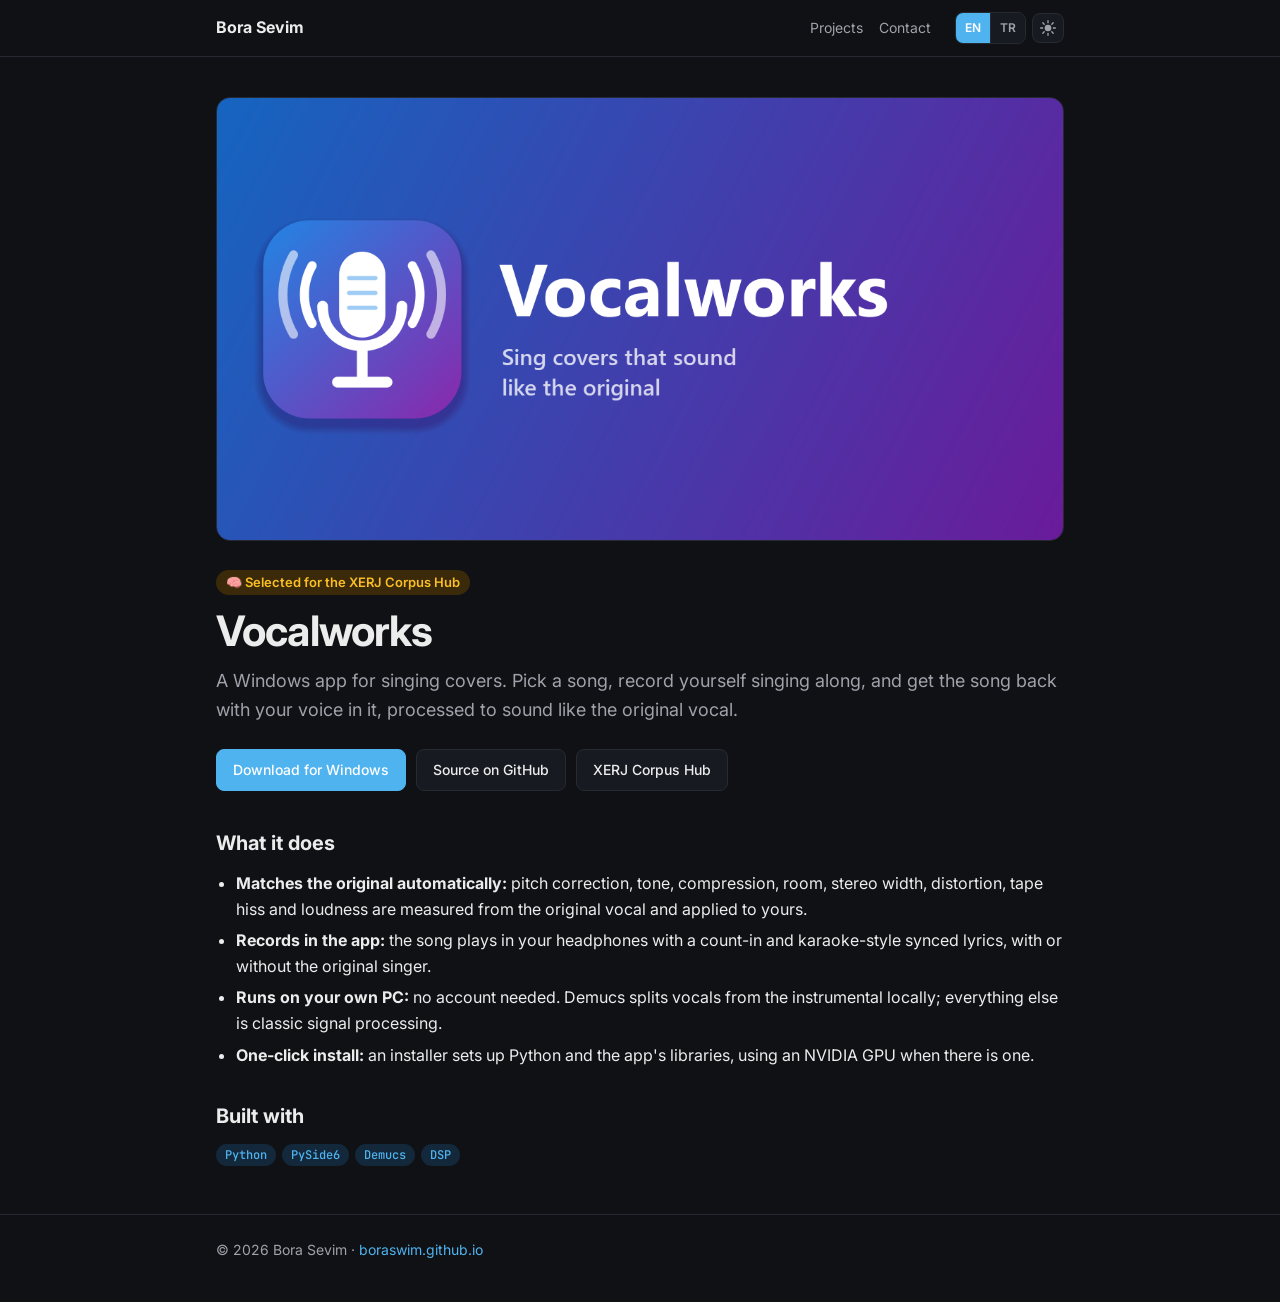
<file: vocalworks/index.html>
<!doctype html>
<html lang="en">
<head>
  <meta charset="utf-8" />
  <meta name="viewport" content="width=device-width, initial-scale=1" />
  <title>Vocalworks · Bora Sevim</title>
  <meta name="description" content="A Windows app for singing covers that sound like the original: record your vocal, and Vocalworks matches the original's production automatically and mixes your cover, all locally." />
  <meta property="og:type" content="website" />
  <meta property="og:url" content="https://boraswim.github.io/vocalworks/" />
  <meta property="og:title" content="Vocalworks: sing covers that sound like the original" />
  <meta property="og:description" content="Windows app that records your vocal, matches the original vocal's production automatically and mixes your cover, all on your own PC." />
  <meta property="og:image" content="https://boraswim.github.io/vocalworks/preview.png" />
  <meta property="og:image:width" content="1200" />
  <meta property="og:image:height" content="627" />
  <meta name="twitter:card" content="summary_large_image" />
  <link rel="preconnect" href="https://fonts.googleapis.com" />
  <link rel="preconnect" href="https://fonts.gstatic.com" crossorigin />
  <link href="https://fonts.googleapis.com/css2?family=Inter:wght@400;500;600;700&family=JetBrains+Mono:wght@500&display=swap" rel="stylesheet" />
  <link rel="stylesheet" href="../project.css" />
  <link rel="stylesheet" href="/site.css" />
  <script src="/site.js"></script>
</head>
<body>
  <nav><div class="wrap"><a class="brand" href="../">Bora Sevim</a><a href="../#projects"><span lang="en">Projects</span><span lang="tr">Projeler</span></a><a href="../#contact"><span lang="en">Contact</span><span lang="tr">İletişim</span></a></div></nav>
  <main class="wrap">
    <img class="hero" src="preview.png" width="1200" height="627" alt="Vocalworks: sing covers that sound like the original" />
    <a href="https://hub.xerj.org/contributors/boraswim"><span class="badge"><span lang="en">🧠 Selected for the XERJ Corpus Hub</span><span lang="tr">🧠 XERJ Corpus Hub&#39;a seçildi</span></span></a>
    <h1>Vocalworks</h1>
    <p class="lead" lang="en">A Windows app for singing covers. Pick a song, record yourself singing along, and get the song back with your voice in it, processed to sound like the original vocal.</p><p class="lead" lang="tr">Cover şarkı söylemek için bir Windows uygulaması. Bir şarkı seçin, eşlik ederek kendinizi kaydedin ve şarkıyı, orijinal vokal gibi duyulacak şekilde işlenmiş kendi sesinizle geri alın.</p>
    <div class="links">
      <a class="btn primary" href="https://github.com/boraswim/vocalworks/releases/latest"><span lang="en">Download for Windows</span><span lang="tr">Windows için indir</span></a>
      <a class="btn" href="https://github.com/boraswim/vocalworks"><span lang="en">Source on GitHub</span><span lang="tr">GitHub'da kaynak kodu</span></a>
      <a class="btn" href="https://hub.xerj.org/contributors/boraswim">XERJ Corpus Hub</a>
    </div>

    <h2><span lang="en">What it does</span><span lang="tr">Neler yapar</span></h2>
    <ul>
      <li lang="en"><b>Matches the original automatically:</b> pitch correction, tone, compression, room, stereo width, distortion, tape hiss and loudness are measured from the original vocal and applied to yours.</li><li lang="tr"><b>Orijinali otomatik olarak eşler:</b> pitch düzeltme, ton, kompresyon, oda, stereo genişlik, distorsiyon, bant cızırtısı ve ses yüksekliği orijinal vokalden ölçülür ve sizin vokalinize uygulanır.</li>
      <li lang="en"><b>Records in the app:</b> the song plays in your headphones with a count-in and karaoke-style synced lyrics, with or without the original singer.</li><li lang="tr"><b>Uygulama içinde kayıt:</b> şarkı, geri sayım ve karaoke tarzı senkron sözlerle kulaklığınızda çalar; orijinal şarkıcıyla ya da onsuz.</li>
      <li lang="en"><b>Runs on your own PC:</b> no account needed. Demucs splits vocals from the instrumental locally; everything else is classic signal processing.</li><li lang="tr"><b>Kendi bilgisayarınızda çalışır:</b> hesap gerekmez. Demucs vokali enstrümantalden yerel olarak ayırır; geri kalan her şey klasik sinyal işlemedir.</li>
      <li lang="en"><b>One-click install:</b> an installer sets up Python and the app's libraries, using an NVIDIA GPU when there is one.</li><li lang="tr"><b>Tek tıkla kurulum:</b> bir yükleyici Python'u ve uygulamanın kütüphanelerini kurar, varsa NVIDIA GPU'dan yararlanır.</li>
    </ul>

    <h2><span lang="en">Built with</span><span lang="tr">Kullanılan teknolojiler</span></h2>
    <div class="tags"><span class="tag">Python</span><span class="tag">PySide6</span><span class="tag">Demucs</span><span class="tag">DSP</span></div>
  </main>
  <footer><div class="wrap">© 2026 Bora Sevim · <a href="../">boraswim.github.io</a></div></footer>
</body>
</html>
</file>
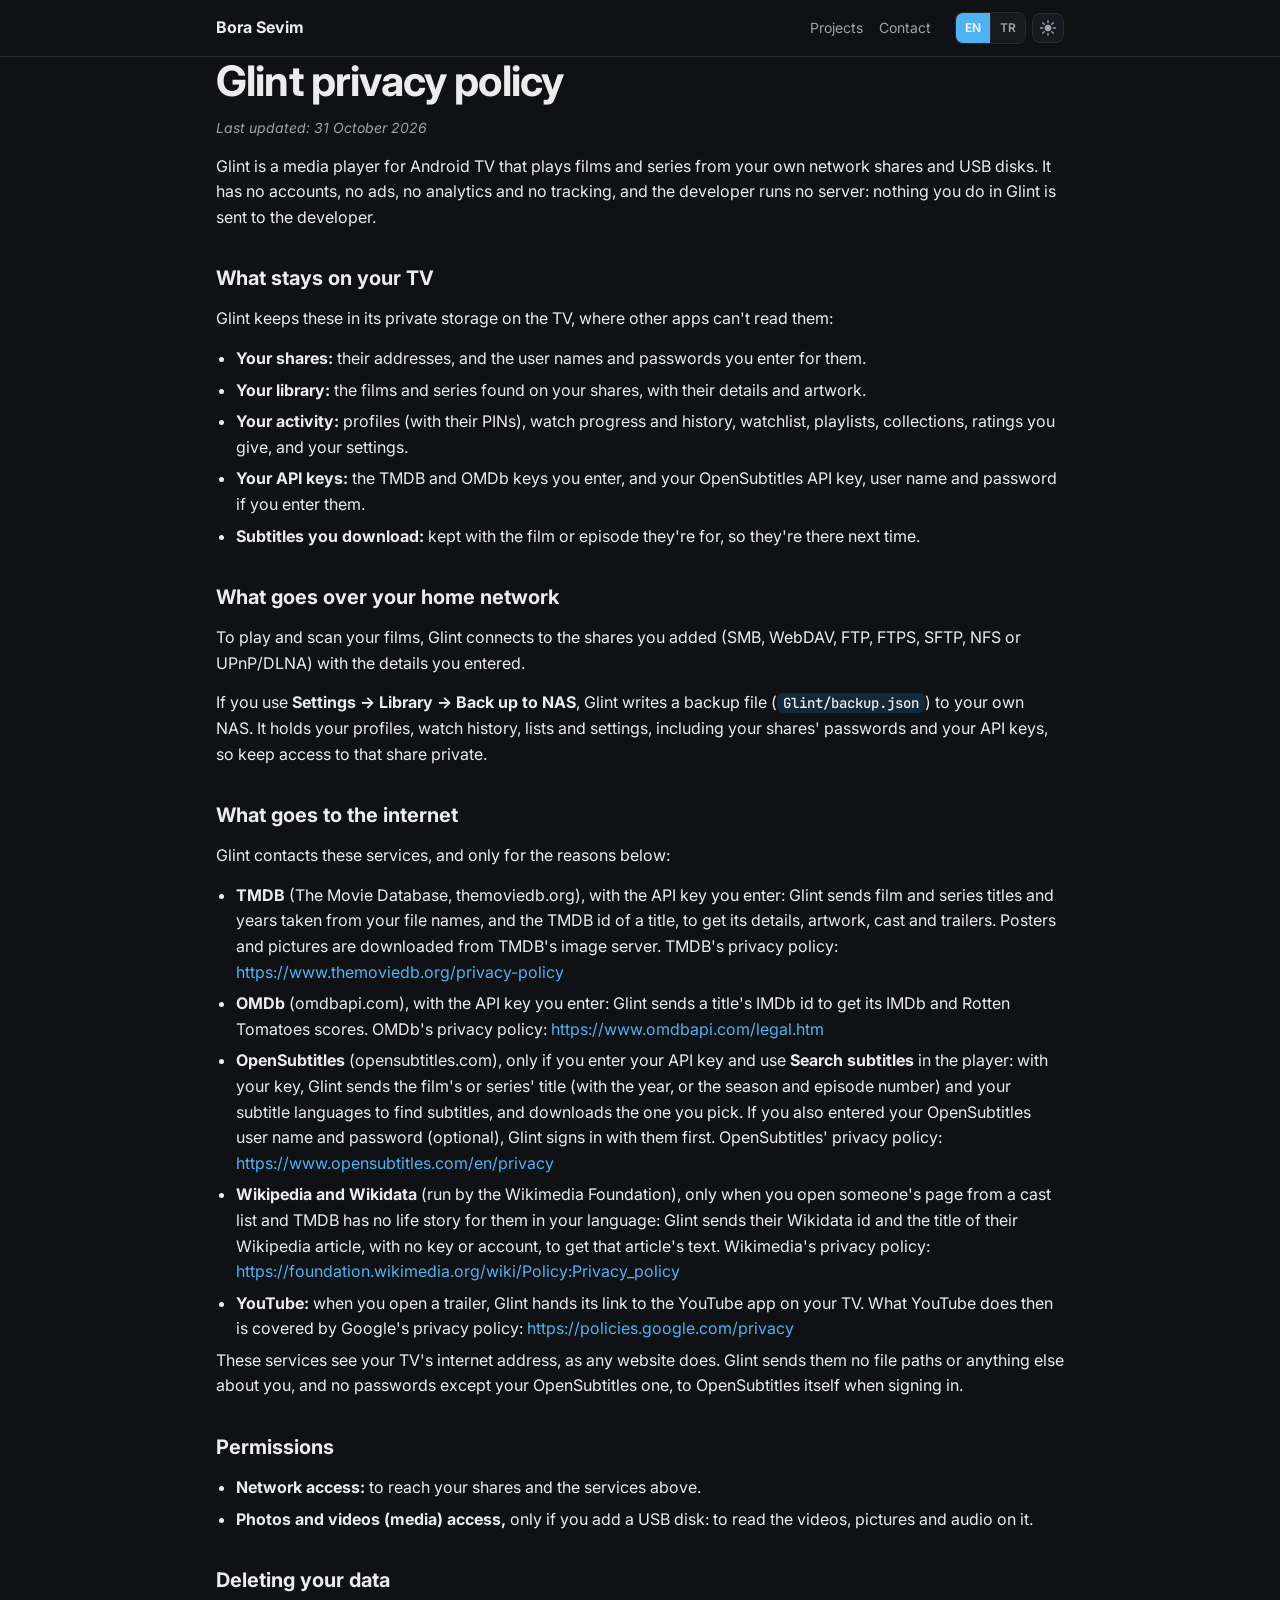
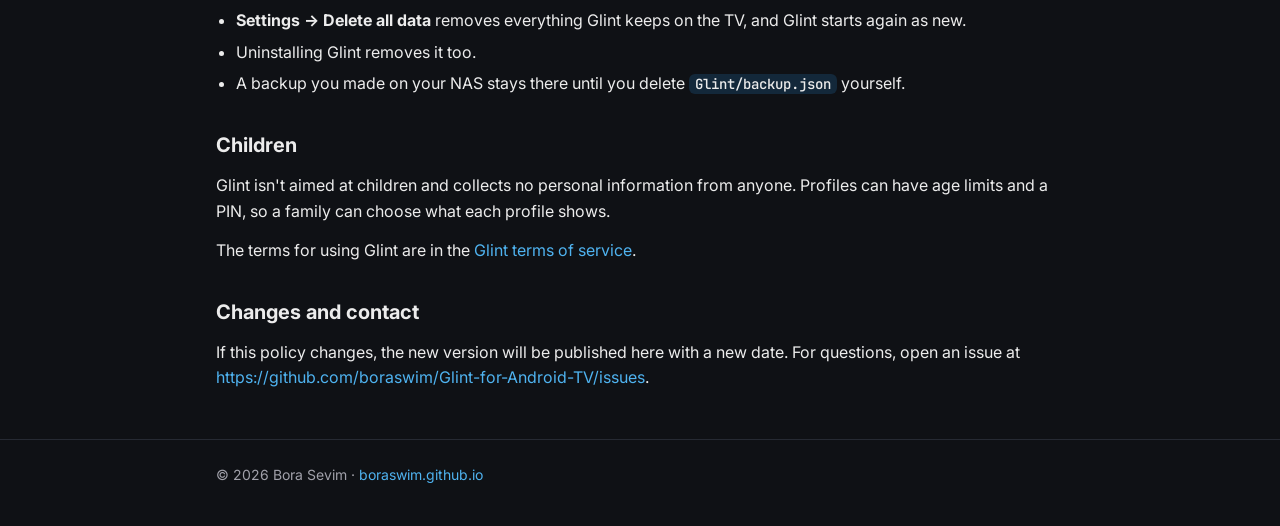
<file: glint/privacy/index.html>
<!doctype html>
<html lang="en" data-title-tr="Glint gizlilik politikası · Bora Sevim">
<head>
  <meta charset="utf-8" />
  <meta name="viewport" content="width=device-width, initial-scale=1" />
  <title>Glint privacy policy · Bora Sevim</title>
  <meta name="description" content="How Glint, a media player for Android TV, handles your data: no accounts, no ads, no analytics and no tracking." />
  <link rel="canonical" href="https://boraswim.github.io/glint/privacy/" />
  <link rel="preconnect" href="https://fonts.googleapis.com" />
  <link rel="preconnect" href="https://fonts.gstatic.com" crossorigin />
  <link href="https://fonts.googleapis.com/css2?family=Inter:wght@400;500;600;700&family=JetBrains+Mono:wght@500&display=swap" rel="stylesheet" />
  <link rel="stylesheet" href="../../project.css" />
  <link rel="stylesheet" href="/site.css" />
  <script src="/site.js"></script>
  <style>
    main { padding-top: 40px; }
    main p { margin: 0 0 14px; }
    code { font: 500 14px "JetBrains Mono", monospace; background: var(--accent-soft); padding: 1px 6px; border-radius: 6px; }
  </style>
</head>
<body>
  <nav><div class="wrap"><a class="brand" href="../../">Bora Sevim</a><a href="../../#projects"><span lang="en">Projects</span><span lang="tr">Projeler</span></a><a href="../../#contact"><span lang="en">Contact</span><span lang="tr">İletişim</span></a></div></nav>
  <main class="wrap">
    <h1><span lang="en">Glint privacy policy</span><span lang="tr">Glint gizlilik politikası</span></h1>
    <p class="note" lang="en"><i>Last updated: 31 October 2026</i></p><p class="note" lang="tr"><i>Son güncelleme: 31 Ekim 2026</i></p>
    <p class="note" lang="tr"><i>Bu Türkçe çeviri kolaylık için sunulmuştur; iki metin arasında fark olursa İngilizce metin geçerlidir.</i></p>
    <p lang="en">Glint is a media player for Android TV that plays films and series from your own network shares and USB disks. It has no accounts, no ads, no analytics and no tracking, and the developer runs no server: nothing you do in Glint is sent to the developer.</p><p lang="tr">Glint, kendi ağ paylaşımlarınızdaki ve USB disklerinizdeki film ve dizileri oynatan bir Android TV medya oynatıcısıdır. Hesap, reklam, analiz ve takip içermez; geliştiricinin çalıştırdığı bir sunucu da yoktur: Glint'te yaptığınız hiçbir şey geliştiriciye gönderilmez.</p>
    <h2><span lang="en">What stays on your TV</span><span lang="tr">Televizyonunuzda kalanlar</span></h2>
    <p lang="en">Glint keeps these in its private storage on the TV, where other apps can't read them:</p><p lang="tr">Glint bunları televizyondaki, diğer uygulamaların okuyamadığı özel depolama alanında tutar:</p>
    <ul>
      <li lang="en"><b>Your shares:</b> their addresses, and the user names and passwords you enter for them.</li><li lang="tr"><b>Paylaşımlarınız:</b> adresleri ve onlar için girdiğiniz kullanıcı adları ile parolalar.</li>
      <li lang="en"><b>Your library:</b> the films and series found on your shares, with their details and artwork.</li><li lang="tr"><b>Kütüphaneniz:</b> paylaşımlarınızda bulunan filmler ve diziler, ayrıntıları ve görselleriyle.</li>
      <li lang="en"><b>Your activity:</b> profiles (with their PINs), watch progress and history, watchlist, playlists, collections, ratings you give, and your settings.</li><li lang="tr"><b>Etkinliğiniz:</b> profiller (PIN'leriyle), izleme ilerlemesi ve geçmişi, izleme listesi, oynatma listeleri, koleksiyonlar, verdiğiniz puanlar ve ayarlarınız.</li>
      <li lang="en"><b>Your API keys:</b> the TMDB and OMDb keys you enter, and your OpenSubtitles API key, user name and password if you enter them.</li><li lang="tr"><b>API anahtarlarınız:</b> girdiğiniz TMDB ve OMDb anahtarları ile girerseniz OpenSubtitles API anahtarınız, kullanıcı adınız ve parolanız.</li>
      <li lang="en"><b>Subtitles you download:</b> kept with the film or episode they're for, so they're there next time.</li><li lang="tr"><b>İndirdiğiniz altyazılar:</b> bir sonraki sefer hazır olmaları için ait oldukları film ya da bölümle birlikte saklanır.</li>
    </ul>
    <h2><span lang="en">What goes over your home network</span><span lang="tr">Ev ağınız üzerinden gidenler</span></h2>
    <p lang="en">To play and scan your films, Glint connects to the shares you added (SMB, WebDAV, FTP, FTPS, SFTP, NFS or UPnP/DLNA) with the details you entered.</p><p lang="tr">Filmlerinizi oynatmak ve taramak için Glint, eklediğiniz paylaşımlara (SMB, WebDAV, FTP, FTPS, SFTP, NFS veya UPnP/DLNA) girdiğiniz bilgilerle bağlanır.</p>
    <p lang="en">If you use <b>Settings → Library → Back up to NAS</b>, Glint writes a backup file (<code>Glint/backup.json</code>) to your own NAS. It holds your profiles, watch history, lists and settings, including your shares' passwords and your API keys, so keep access to that share private.</p><p lang="tr"><b>Settings → Library → Back up to NAS</b> seçeneğini kullanırsanız Glint, kendi NAS'ınıza bir yedek dosyası (<code>Glint/backup.json</code>) yazar. Bu dosya profillerinizi, izleme geçmişinizi, listelerinizi ve ayarlarınızı, paylaşımlarınızın parolaları ve API anahtarlarınız dahil içerir; bu yüzden o paylaşıma erişimi gizli tutun.</p>
    <h2><span lang="en">What goes to the internet</span><span lang="tr">İnternete gidenler</span></h2>
    <p lang="en">Glint contacts these services, and only for the reasons below:</p><p lang="tr">Glint şu hizmetlere ve yalnızca aşağıdaki nedenlerle bağlanır:</p>
    <ul>
      <li lang="en"><b>TMDB</b> (The Movie Database, themoviedb.org), with the API key you enter: Glint sends film and series titles and years taken from your file names, and the TMDB id of a title, to get its details, artwork, cast and trailers. Posters and pictures are downloaded from TMDB's image server. TMDB's privacy policy: <a href="https://www.themoviedb.org/privacy-policy">https://www.themoviedb.org/privacy-policy</a></li><li lang="tr"><b>TMDB</b> (The Movie Database, themoviedb.org), girdiğiniz API anahtarıyla: Glint, bir yapımın ayrıntılarını, görsellerini, oyuncularını ve fragmanlarını almak için dosya adlarınızdan alınan film ve dizi adlarını ve yıllarını, ayrıca yapımın TMDB kimliğini gönderir. Afişler ve resimler TMDB'nin görsel sunucusundan indirilir. TMDB'nin gizlilik politikası: <a href="https://www.themoviedb.org/privacy-policy">https://www.themoviedb.org/privacy-policy</a></li>
      <li lang="en"><b>OMDb</b> (omdbapi.com), with the API key you enter: Glint sends a title's IMDb id to get its IMDb and Rotten Tomatoes scores. OMDb's privacy policy: <a href="https://www.omdbapi.com/legal.htm">https://www.omdbapi.com/legal.htm</a></li><li lang="tr"><b>OMDb</b> (omdbapi.com), girdiğiniz API anahtarıyla: Glint, IMDb ve Rotten Tomatoes puanlarını almak için bir yapımın IMDb kimliğini gönderir. OMDb'nin gizlilik politikası: <a href="https://www.omdbapi.com/legal.htm">https://www.omdbapi.com/legal.htm</a></li>
      <li lang="en"><b>OpenSubtitles</b> (opensubtitles.com), only if you enter your API key and use <b>Search subtitles</b> in the player: with your key, Glint sends the film's or series' title (with the year, or the season and episode number) and your subtitle languages to find subtitles, and downloads the one you pick. If you also entered your OpenSubtitles user name and password (optional), Glint signs in with them first. OpenSubtitles' privacy policy: <a href="https://www.opensubtitles.com/en/privacy">https://www.opensubtitles.com/en/privacy</a></li><li lang="tr"><b>OpenSubtitles</b> (opensubtitles.com), yalnızca API anahtarınızı girer ve oynatıcıda <b>Search subtitles</b> seçeneğini kullanırsanız: Glint, altyazı bulmak için anahtarınızla birlikte filmin ya da dizinin adını (yılıyla veya sezon ve bölüm numarasıyla) ve altyazı dillerinizi gönderir, seçtiğiniz altyazıyı indirir. OpenSubtitles kullanıcı adınızı ve parolanızı da girdiyseniz (isteğe bağlı), Glint önce bunlarla oturum açar. OpenSubtitles'ın gizlilik politikası: <a href="https://www.opensubtitles.com/en/privacy">https://www.opensubtitles.com/en/privacy</a></li>
      <li lang="en"><b>Wikipedia and Wikidata</b> (run by the Wikimedia Foundation), only when you open someone's page from a cast list and TMDB has no life story for them in your language: Glint sends their Wikidata id and the title of their Wikipedia article, with no key or account, to get that article's text. Wikimedia's privacy policy: <a href="https://foundation.wikimedia.org/wiki/Policy:Privacy_policy">https://foundation.wikimedia.org/wiki/Policy:Privacy_policy</a></li><li lang="tr"><b>Wikipedia ve Wikidata</b> (Wikimedia Foundation tarafından işletilir), yalnızca bir oyuncu listesinden birinin sayfasını açtığınızda ve TMDB'de o kişinin sizin dilinizde bir hayat hikâyesi olmadığında: Glint, o makalenin metnini almak için kişinin Wikidata kimliğini ve Wikipedia makalesinin başlığını, anahtar veya hesap olmadan gönderir. Wikimedia'nın gizlilik politikası: <a href="https://foundation.wikimedia.org/wiki/Policy:Privacy_policy">https://foundation.wikimedia.org/wiki/Policy:Privacy_policy</a></li>
      <li lang="en"><b>YouTube:</b> when you open a trailer, Glint hands its link to the YouTube app on your TV. What YouTube does then is covered by Google's privacy policy: <a href="https://policies.google.com/privacy">https://policies.google.com/privacy</a></li><li lang="tr"><b>YouTube:</b> bir fragman açtığınızda Glint, bağlantısını televizyonunuzdaki YouTube uygulamasına iletir. YouTube'un bundan sonra yaptıkları Google'ın gizlilik politikasına tabidir: <a href="https://policies.google.com/privacy">https://policies.google.com/privacy</a></li>
    </ul>
    <p lang="en">These services see your TV's internet address, as any website does. Glint sends them no file paths or anything else about you, and no passwords except your OpenSubtitles one, to OpenSubtitles itself when signing in.</p><p lang="tr">Bu hizmetler, her web sitesinde olduğu gibi televizyonunuzun internet adresini görür. Glint onlara dosya yolları ya da sizinle ilgili başka bir bilgi göndermez; OpenSubtitles parolanız dışında hiçbir parola göndermez, o da yalnızca oturum açarken OpenSubtitles'ın kendisine gönderilir.</p>
    <h2><span lang="en">Permissions</span><span lang="tr">İzinler</span></h2>
    <ul>
      <li lang="en"><b>Network access:</b> to reach your shares and the services above.</li><li lang="tr"><b>Ağ erişimi:</b> paylaşımlarınıza ve yukarıdaki hizmetlere ulaşmak için.</li>
      <li lang="en"><b>Photos and videos (media) access,</b> only if you add a USB disk: to read the videos, pictures and audio on it.</li><li lang="tr"><b>Fotoğraf ve video (medya) erişimi,</b> yalnızca bir USB disk eklerseniz: üzerindeki videoları, resimleri ve sesleri okumak için.</li>
    </ul>
    <h2><span lang="en">Deleting your data</span><span lang="tr">Verilerinizi silme</span></h2>
    <ul>
      <li lang="en"><b>Settings → Delete all data</b> removes everything Glint keeps on the TV, and Glint starts again as new.</li><li lang="tr"><b>Settings → Delete all data</b>, Glint'in televizyonda tuttuğu her şeyi siler ve Glint yeni kurulmuş gibi baştan başlar.</li>
      <li lang="en">Uninstalling Glint removes it too.</li><li lang="tr">Glint'i kaldırmak da bunları siler.</li>
      <li lang="en">A backup you made on your NAS stays there until you delete <code>Glint/backup.json</code> yourself.</li><li lang="tr">NAS'ınızda oluşturduğunuz bir yedek, <code>Glint/backup.json</code> dosyasını siz silene kadar orada kalır.</li>
    </ul>
    <h2><span lang="en">Children</span><span lang="tr">Çocuklar</span></h2>
    <p lang="en">Glint isn't aimed at children and collects no personal information from anyone. Profiles can have age limits and a PIN, so a family can choose what each profile shows.</p><p lang="tr">Glint çocuklara yönelik değildir ve kimseden kişisel bilgi toplamaz. Profillere yaş sınırı ve PIN konulabilir; böylece bir aile her profilin ne göstereceğini seçebilir.</p>
    <p lang="en">The terms for using Glint are in the <a href="../terms/">Glint terms of service</a>.</p><p lang="tr">Glint'i kullanma koşulları <a href="../terms/">Glint kullanım koşullarında</a> yer alır.</p>
    <h2><span lang="en">Changes and contact</span><span lang="tr">Değişiklikler ve iletişim</span></h2>
    <p lang="en">If this policy changes, the new version will be published here with a new date. For questions, open an issue at <a href="https://github.com/boraswim/Glint-for-Android-TV/issues">https://github.com/boraswim/Glint-for-Android-TV/issues</a>.</p><p lang="tr">Bu politika değişirse yeni sürüm yeni bir tarihle burada yayımlanır. Sorularınız için <a href="https://github.com/boraswim/Glint-for-Android-TV/issues">https://github.com/boraswim/Glint-for-Android-TV/issues</a> adresinde bir issue açın.</p>
  </main>
  <footer><div class="wrap">© 2026 Bora Sevim · <a href="../../">boraswim.github.io</a></div></footer>
</body>
</html>
</file>
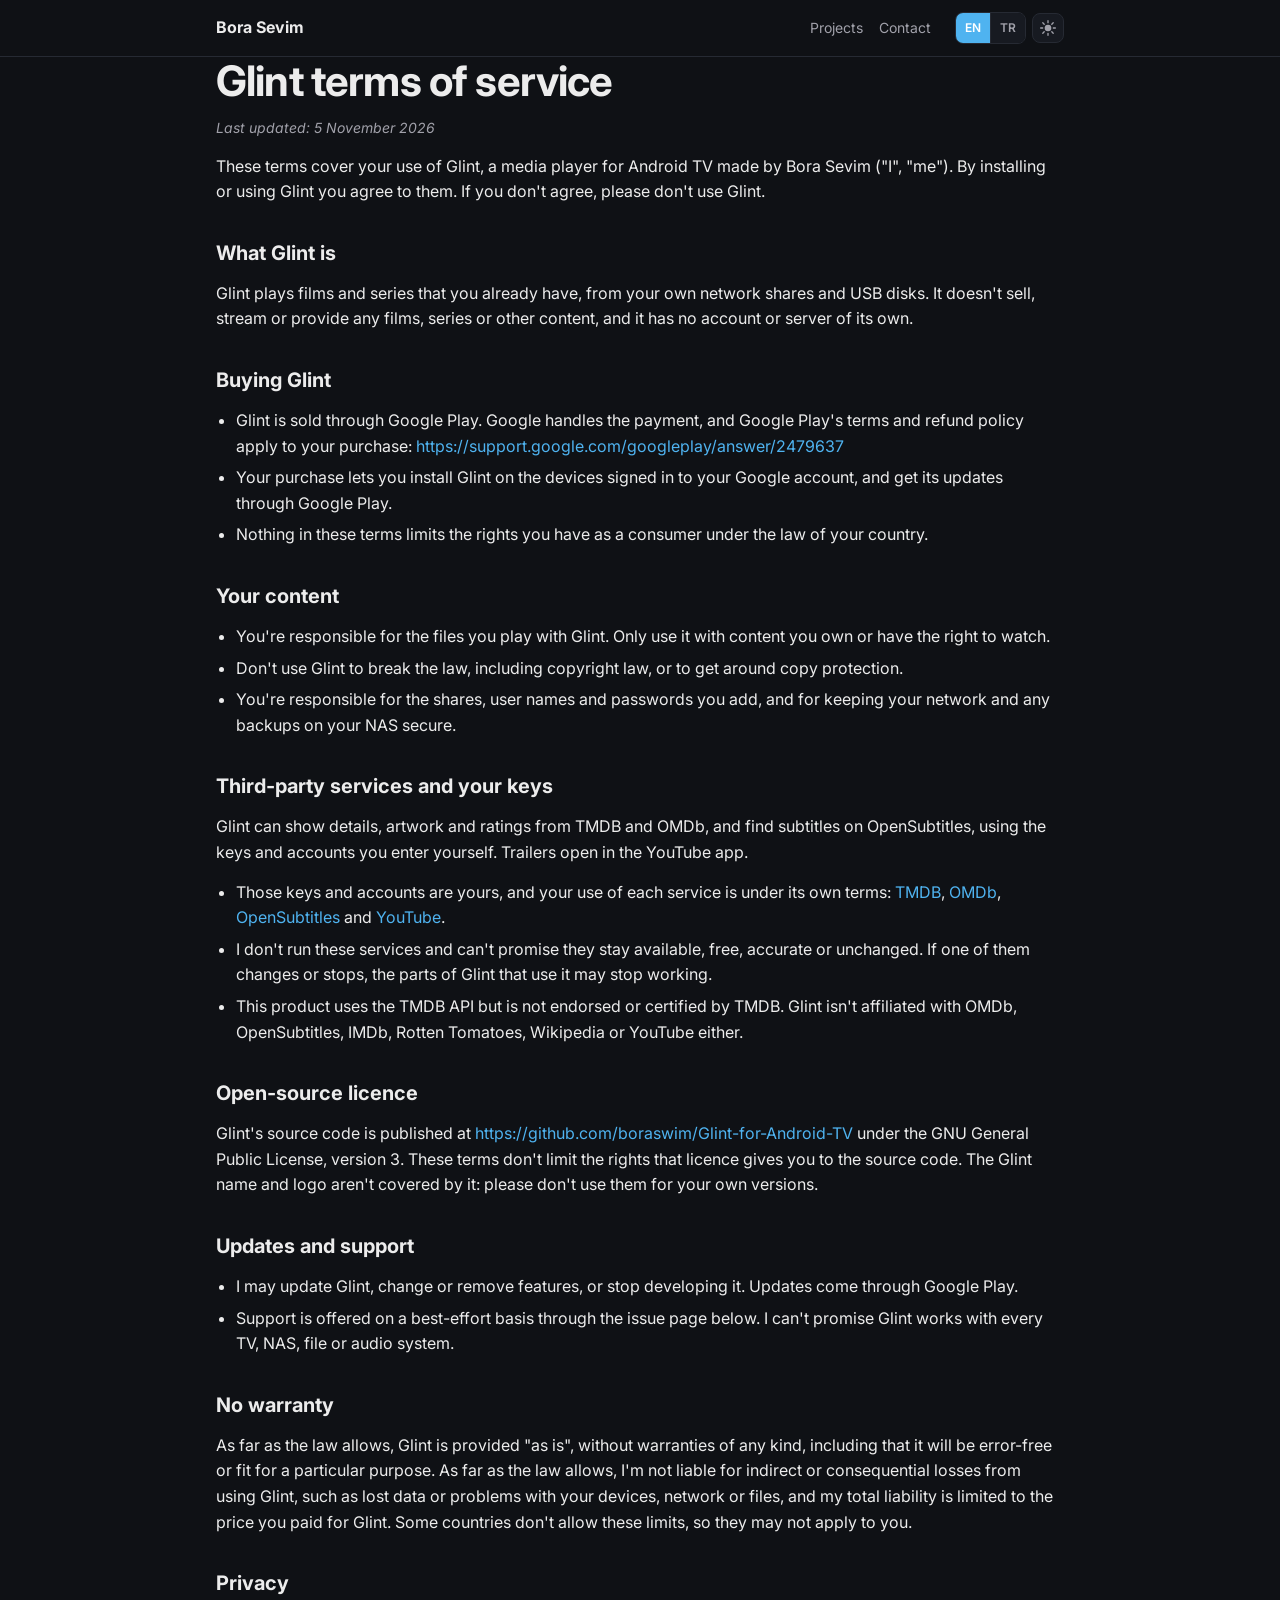
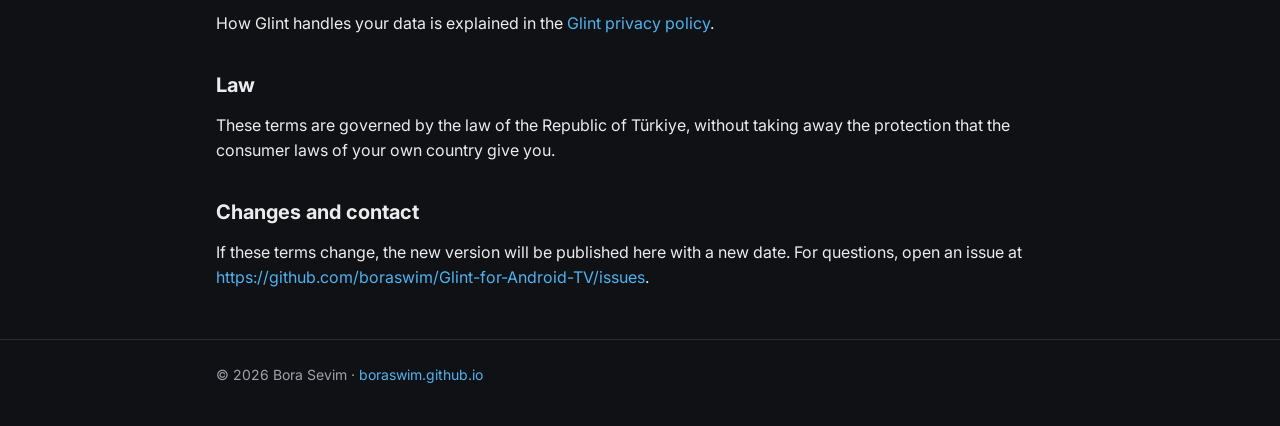
<file: glint/terms/index.html>
<!doctype html>
<html lang="en" data-title-tr="Glint kullanım koşulları · Bora Sevim">
<head>
  <meta charset="utf-8" />
  <meta name="viewport" content="width=device-width, initial-scale=1" />
  <title>Glint terms of service · Bora Sevim</title>
  <meta name="description" content="The terms for using Glint, a media player for Android TV: what you buy, your content, third-party services, the open-source licence and warranty." />
  <link rel="canonical" href="https://boraswim.github.io/glint/terms/" />
  <link rel="preconnect" href="https://fonts.googleapis.com" />
  <link rel="preconnect" href="https://fonts.gstatic.com" crossorigin />
  <link href="https://fonts.googleapis.com/css2?family=Inter:wght@400;500;600;700&family=JetBrains+Mono:wght@500&display=swap" rel="stylesheet" />
  <link rel="stylesheet" href="../../project.css" />
  <link rel="stylesheet" href="/site.css" />
  <script src="/site.js"></script>
  <style>
    main { padding-top: 40px; }
    main p { margin: 0 0 14px; }
  </style>
</head>
<body>
  <nav><div class="wrap"><a class="brand" href="../../">Bora Sevim</a><a href="../../#projects"><span lang="en">Projects</span><span lang="tr">Projeler</span></a><a href="../../#contact"><span lang="en">Contact</span><span lang="tr">İletişim</span></a></div></nav>
  <main class="wrap">
    <h1><span lang="en">Glint terms of service</span><span lang="tr">Glint kullanım koşulları</span></h1>
    <p class="note" lang="en"><i>Last updated: 5 November 2026</i></p><p class="note" lang="tr"><i>Son güncelleme: 5 Kasım 2026</i></p>
    <p class="note" lang="tr"><i>Bu Türkçe çeviri kolaylık için sunulmuştur; iki metin arasında fark olursa İngilizce metin geçerlidir.</i></p>
    <p lang="en">These terms cover your use of Glint, a media player for Android TV made by Bora Sevim ("I", "me"). By installing or using Glint you agree to them. If you don't agree, please don't use Glint.</p><p lang="tr">Bu koşullar, Bora Sevim ("ben") tarafından geliştirilen Android TV medya oynatıcısı Glint'i kullanımınızı kapsar. Glint'i yükleyerek veya kullanarak bu koşulları kabul etmiş olursunuz. Kabul etmiyorsanız lütfen Glint'i kullanmayın.</p>

    <h2><span lang="en">What Glint is</span><span lang="tr">Glint nedir</span></h2>
    <p lang="en">Glint plays films and series that you already have, from your own network shares and USB disks. It doesn't sell, stream or provide any films, series or other content, and it has no account or server of its own.</p><p lang="tr">Glint, zaten sahip olduğunuz film ve dizileri kendi ağ paylaşımlarınızdan ve USB disklerinizden oynatır. Hiçbir film, dizi veya başka bir içerik satmaz, yayınlamaz ya da sağlamaz; kendine ait bir hesabı veya sunucusu da yoktur.</p>

    <h2><span lang="en">Buying Glint</span><span lang="tr">Glint'i satın alma</span></h2>
    <ul>
      <li lang="en">Glint is sold through Google Play. Google handles the payment, and Google Play's terms and refund policy apply to your purchase: <a href="https://support.google.com/googleplay/answer/2479637">https://support.google.com/googleplay/answer/2479637</a></li><li lang="tr">Glint, Google Play üzerinden satılır. Ödemeyi Google işler ve satın alımınıza Google Play'in koşulları ile iade politikası uygulanır: <a href="https://support.google.com/googleplay/answer/2479637">https://support.google.com/googleplay/answer/2479637</a></li>
      <li lang="en">Your purchase lets you install Glint on the devices signed in to your Google account, and get its updates through Google Play.</li><li lang="tr">Satın alımınız, Glint'i Google hesabınızla oturum açılmış cihazlara yüklemenizi ve güncellemelerini Google Play üzerinden almanızı sağlar.</li>
      <li lang="en">Nothing in these terms limits the rights you have as a consumer under the law of your country.</li><li lang="tr">Bu koşullardaki hiçbir şey, ülkenizin yasaları kapsamında tüketici olarak sahip olduğunuz hakları sınırlamaz.</li>
    </ul>

    <h2><span lang="en">Your content</span><span lang="tr">İçeriğiniz</span></h2>
    <ul>
      <li lang="en">You're responsible for the files you play with Glint. Only use it with content you own or have the right to watch.</li><li lang="tr">Glint ile oynattığınız dosyalardan siz sorumlusunuz. Glint'i yalnızca sahibi olduğunuz veya izleme hakkına sahip olduğunuz içerikle kullanın.</li>
      <li lang="en">Don't use Glint to break the law, including copyright law, or to get around copy protection.</li><li lang="tr">Glint'i telif hakkı yasaları dahil yasaları ihlal etmek ya da kopya korumasını aşmak için kullanmayın.</li>
      <li lang="en">You're responsible for the shares, user names and passwords you add, and for keeping your network and any backups on your NAS secure.</li><li lang="tr">Eklediğiniz paylaşımlardan, kullanıcı adlarından ve parolalardan, ayrıca ağınızın ve NAS'ınızdaki yedeklerin güvenliğinden siz sorumlusunuz.</li>
    </ul>

    <h2><span lang="en">Third-party services and your keys</span><span lang="tr">Üçüncü taraf hizmetler ve anahtarlarınız</span></h2>
    <p lang="en">Glint can show details, artwork and ratings from TMDB and OMDb, and find subtitles on OpenSubtitles, using the keys and accounts you enter yourself. Trailers open in the YouTube app.</p><p lang="tr">Glint, kendinizin girdiği anahtarları ve hesapları kullanarak TMDB ve OMDb'den ayrıntılar, görseller ve puanlar gösterebilir ve OpenSubtitles'ta altyazı bulabilir. Fragmanlar YouTube uygulamasında açılır.</p>
    <ul>
      <li lang="en">Those keys and accounts are yours, and your use of each service is under its own terms: <a href="https://www.themoviedb.org/api-terms-of-use">TMDB</a>, <a href="https://www.omdbapi.com/legal.htm">OMDb</a>, <a href="https://www.opensubtitles.com/en/terms">OpenSubtitles</a> and <a href="https://www.youtube.com/t/terms">YouTube</a>.</li><li lang="tr">Bu anahtarlar ve hesaplar size aittir ve her hizmeti kullanımınız o hizmetin kendi koşullarına tabidir: <a href="https://www.themoviedb.org/api-terms-of-use">TMDB</a>, <a href="https://www.omdbapi.com/legal.htm">OMDb</a>, <a href="https://www.opensubtitles.com/en/terms">OpenSubtitles</a> ve <a href="https://www.youtube.com/t/terms">YouTube</a>.</li>
      <li lang="en">I don't run these services and can't promise they stay available, free, accurate or unchanged. If one of them changes or stops, the parts of Glint that use it may stop working.</li><li lang="tr">Bu hizmetleri ben işletmiyorum; erişilebilir, ücretsiz, doğru ya da değişmeden kalacaklarını garanti edemem. Bunlardan biri değişir veya durursa Glint'in onu kullanan bölümleri çalışmayabilir.</li>
      <li lang="en">This product uses the TMDB API but is not endorsed or certified by TMDB. Glint isn't affiliated with OMDb, OpenSubtitles, IMDb, Rotten Tomatoes, Wikipedia or YouTube either.</li><li lang="tr">Bu ürün TMDB API'sini kullanır ancak TMDB tarafından onaylanmış veya sertifikalandırılmış değildir. Glint, OMDb, OpenSubtitles, IMDb, Rotten Tomatoes, Wikipedia veya YouTube ile de bağlantılı değildir.</li>
    </ul>

    <h2><span lang="en">Open-source licence</span><span lang="tr">Açık kaynak lisansı</span></h2>
    <p lang="en">Glint's source code is published at <a href="https://github.com/boraswim/Glint-for-Android-TV">https://github.com/boraswim/Glint-for-Android-TV</a> under the GNU General Public License, version 3. These terms don't limit the rights that licence gives you to the source code. The Glint name and logo aren't covered by it: please don't use them for your own versions.</p><p lang="tr">Glint'in kaynak kodu <a href="https://github.com/boraswim/Glint-for-Android-TV">https://github.com/boraswim/Glint-for-Android-TV</a> adresinde GNU Genel Kamu Lisansı sürüm 3 altında yayımlanmıştır. Bu koşullar, o lisansın kaynak kodu üzerinde size tanıdığı hakları sınırlamaz. Glint adı ve logosu bu lisansın kapsamında değildir: lütfen bunları kendi sürümleriniz için kullanmayın.</p>

    <h2><span lang="en">Updates and support</span><span lang="tr">Güncellemeler ve destek</span></h2>
    <ul>
      <li lang="en">I may update Glint, change or remove features, or stop developing it. Updates come through Google Play.</li><li lang="tr">Glint'i güncelleyebilir, özelliklerini değiştirebilir veya kaldırabilir ya da geliştirmeyi bırakabilirim. Güncellemeler Google Play üzerinden gelir.</li>
      <li lang="en">Support is offered on a best-effort basis through the issue page below. I can't promise Glint works with every TV, NAS, file or audio system.</li><li lang="tr">Destek, aşağıdaki issue sayfası üzerinden elimden geldiğince sunulur. Glint'in her televizyon, NAS, dosya veya ses sistemiyle çalışacağını garanti edemem.</li>
    </ul>

    <h2><span lang="en">No warranty</span><span lang="tr">Garanti verilmemesi</span></h2>
    <p lang="en">As far as the law allows, Glint is provided "as is", without warranties of any kind, including that it will be error-free or fit for a particular purpose. As far as the law allows, I'm not liable for indirect or consequential losses from using Glint, such as lost data or problems with your devices, network or files, and my total liability is limited to the price you paid for Glint. Some countries don't allow these limits, so they may not apply to you.</p><p lang="tr">Yasaların izin verdiği ölçüde Glint, hatasız olacağı veya belirli bir amaca uygun olacağı dahil hiçbir garanti verilmeden "olduğu gibi" sunulur. Yasaların izin verdiği ölçüde, Glint'in kullanımından doğan veri kaybı veya cihazlarınız, ağınız ya da dosyalarınızla ilgili sorunlar gibi dolaylı zararlardan sorumlu değilim ve toplam sorumluluğum Glint için ödediğiniz bedelle sınırlıdır. Bazı ülkeler bu sınırlamalara izin vermez; bu nedenle sizin için geçerli olmayabilirler.</p>

    <h2><span lang="en">Privacy</span><span lang="tr">Gizlilik</span></h2>
    <p lang="en">How Glint handles your data is explained in the <a href="../privacy/">Glint privacy policy</a>.</p><p lang="tr">Glint'in verilerinizi nasıl işlediği <a href="../privacy/">Glint gizlilik politikasında</a> açıklanmıştır.</p>

    <h2><span lang="en">Law</span><span lang="tr">Uygulanacak hukuk</span></h2>
    <p lang="en">These terms are governed by the law of the Republic of Türkiye, without taking away the protection that the consumer laws of your own country give you.</p><p lang="tr">Bu koşullar, kendi ülkenizin tüketici yasalarının size sağladığı korumayı ortadan kaldırmaksızın Türkiye Cumhuriyeti hukukuna tabidir.</p>

    <h2><span lang="en">Changes and contact</span><span lang="tr">Değişiklikler ve iletişim</span></h2>
    <p lang="en">If these terms change, the new version will be published here with a new date. For questions, open an issue at <a href="https://github.com/boraswim/Glint-for-Android-TV/issues">https://github.com/boraswim/Glint-for-Android-TV/issues</a>.</p><p lang="tr">Bu koşullar değişirse yeni sürüm yeni bir tarihle burada yayımlanır. Sorularınız için <a href="https://github.com/boraswim/Glint-for-Android-TV/issues">https://github.com/boraswim/Glint-for-Android-TV/issues</a> adresinde bir issue açın.</p>
  </main>
  <footer><div class="wrap">© 2026 Bora Sevim · <a href="../../">boraswim.github.io</a></div></footer>
</body>
</html>
</file>
<file: site.css>
/* Shared by every page: theme colours (dark by default) and the EN/TR and light/dark switches. */
:root {
  --bg: #0f1115; --surface: #171a21; --text: #ececec; --muted: #a1a1aa;
  --border: #262a33; --accent: #4fb3f0; --accent-soft: #13283a;
  color-scheme: dark;
}
:root[data-theme="light"] {
  --bg: #fafaf9; --surface: #ffffff; --text: #1c1917; --muted: #57534e;
  --border: #e7e5e4; --accent: #0e75b6; --accent-soft: #e0f0fa;
  color-scheme: light;
}

/* Each piece of text exists once per language; show only the current one (English without JS). */
html:not([data-lang="tr"]) [lang="tr"],
html[data-lang="tr"] [lang="en"] { display: none !important; }

.switches { display: flex; align-items: center; gap: 6px; flex: none; margin-left: 8px; }
.seg { display: inline-flex; border: 1px solid var(--border); border-radius: 8px; overflow: hidden; }
.seg button, .theme-btn {
  font: 600 12px/1 Inter, system-ui, sans-serif; height: 30px; border: 0;
  background: var(--surface); color: var(--muted); cursor: pointer;
}
.seg button { padding: 0 9px; }
.seg button + button { border-left: 1px solid var(--border); }
.seg button[aria-pressed="true"] { background: var(--accent); color: #fff; }
.theme-btn { width: 32px; border: 1px solid var(--border); border-radius: 8px; display: inline-grid; place-items: center; }
.seg button:hover, .theme-btn:hover { color: var(--text); }
.seg button[aria-pressed="true"]:hover { color: #fff; }
.theme-btn svg { width: 16px; height: 16px; fill: currentColor; }
.theme-btn .moon { display: none; }
:root[data-theme="light"] .theme-btn .sun { display: none; }
:root[data-theme="light"] .theme-btn .moon { display: block; }
main a { overflow-wrap: anywhere; }
</file>
<file: project.css>
/* Shared styles for the project pages. Theme colours come from site.css. */
* { box-sizing: border-box; }
body { margin: 0; background: var(--bg); color: var(--text); font: 16px/1.6 Inter, system-ui, sans-serif; }
a { color: var(--accent); text-decoration: none; }
a:hover { text-decoration: underline; }
.wrap { max-width: 880px; margin: 0 auto; padding: 0 16px; }
nav { border-bottom: 1px solid var(--border); }
nav .wrap { display: flex; align-items: center; height: 56px; gap: 16px; }
nav .brand { font-weight: 700; color: var(--text); margin-right: auto; }
nav a:not(.brand) { color: var(--muted); font-size: 14px; }
.hero { width: 100%; height: auto; display: block; border-radius: 14px; margin: 40px 0 28px; border: 1px solid var(--border); }
h1 { font-size: clamp(30px, 5vw, 42px); line-height: 1.15; margin: 0 0 12px; letter-spacing: -.02em; }
.lead { font-size: 18px; color: var(--muted); margin: 0 0 24px; }
.links { display: flex; flex-wrap: wrap; gap: 10px; margin-bottom: 36px; }
.btn { display: inline-flex; align-items: center; padding: 9px 16px; border-radius: 8px; font-weight: 500; font-size: 14px; border: 1px solid var(--border); background: var(--surface); color: var(--text); }
.btn:hover { text-decoration: none; border-color: var(--accent); }
.btn.primary { background: var(--accent); border-color: var(--accent); color: #fff; }
h2 { font-size: 20px; margin: 32px 0 12px; }
ul { padding-left: 20px; margin: 0; }
li { margin: 6px 0; }
.tags { display: flex; flex-wrap: wrap; gap: 6px; margin: 8px 0 0; }
.tag { font: 500 12px "JetBrains Mono", monospace; background: var(--accent-soft); color: var(--accent); padding: 3px 9px; border-radius: 999px; }
.badge { display: inline-block; font-size: 13px; font-weight: 600; color: #fbbf24; background: #3a2a0a; padding: 2px 10px; border-radius: 999px; margin-bottom: 12px; }
:root[data-theme="light"] .badge { color: #b45309; background: #fef3c7; }
.gallery { display: grid; grid-template-columns: repeat(2, 1fr); gap: 12px; }
.gallery img { width: 100%; height: auto; display: block; border-radius: 10px; border: 1px solid var(--border); }
.entry { display: grid; grid-template-columns: 280px 1fr; gap: 20px; align-items: start; padding: 24px 0; border-top: 1px solid var(--border); }
.entry img { width: 100%; height: auto; display: block; border-radius: 10px; border: 1px solid var(--border); }
.entry h2 { margin: 0 0 4px; }
.entry .meta { font: 500 13px "JetBrains Mono", monospace; color: var(--muted); margin-bottom: 8px; }
.entry p { margin: 0 0 10px; }
.note { color: var(--muted); font-size: 14px; }
footer { margin-top: 48px; padding: 24px 0 40px; border-top: 1px solid var(--border); color: var(--muted); font-size: 14px; }
@media (max-width: 600px) {
  .gallery { grid-template-columns: 1fr; }
  .entry { grid-template-columns: 1fr; }
}
</file>
